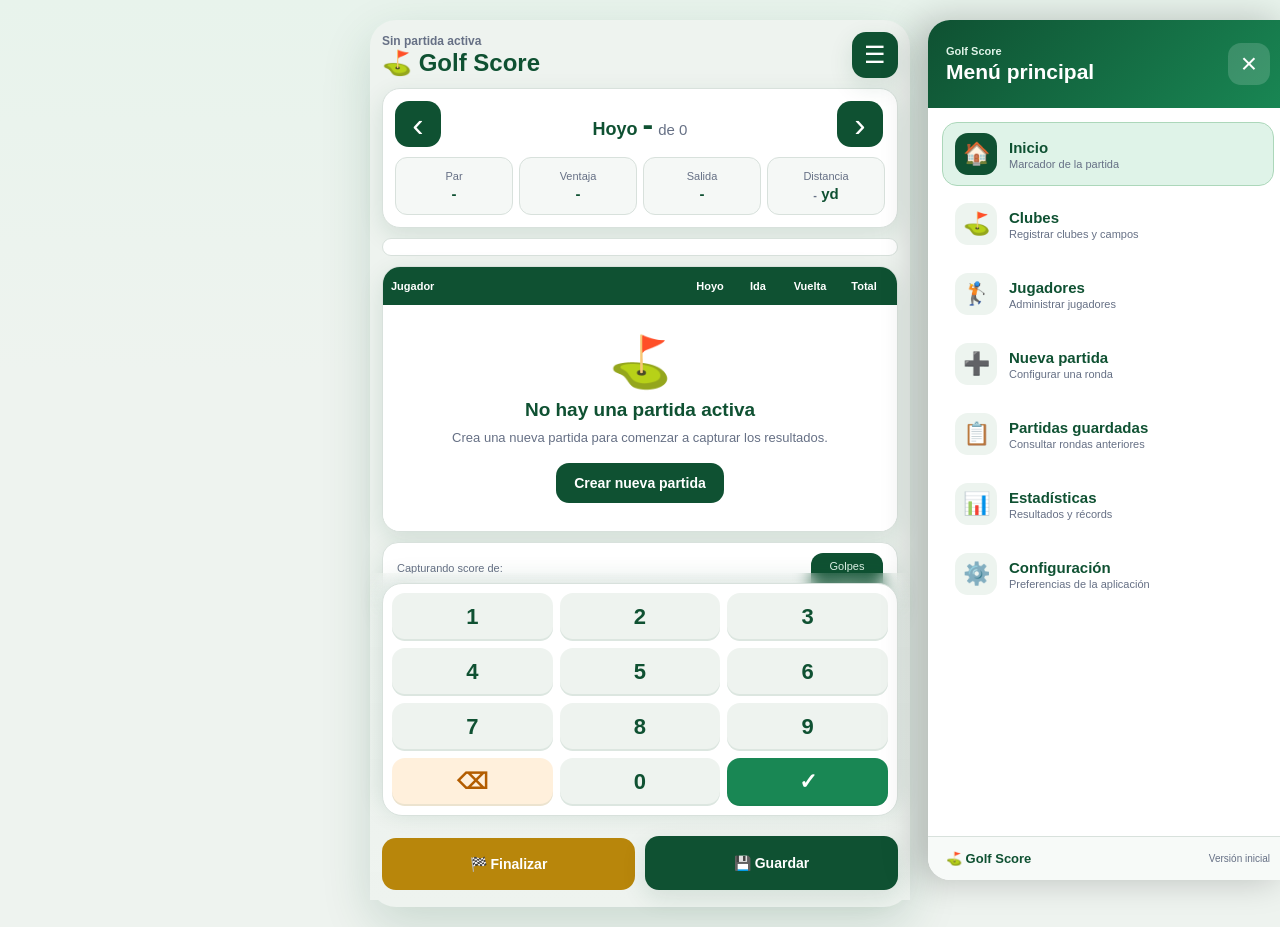
<file: index.html>
<!DOCTYPE html>
<html lang="es">
<head>
  <meta charset="UTF-8" />

  <meta
    name="viewport"
    content="width=device-width, initial-scale=1.0, maximum-scale=1.0, user-scalable=no"
  />

  <meta
    name="theme-color"
    content="#0f5132"
  />

  <title>Golf Score</title>

  <link rel="stylesheet" href="styles.css" />
</head>

<body>

  <div class="app">

    <!-- ENCABEZADO -->
    <header class="encabezadoApp">

      <div>
       <p  id="nombreClubMarcador"
         class="nombreClub"
        >
          Sin partida activa
        </p>

        <h1 id="tituloMarcador">
           ⛳ Golf Score
        </h1>
        
      </div>

      <button
        id="btnMenu"
        class="btnMenu"
        type="button"
        aria-label="Abrir menú"
      >
        ☰
      </button>

    </header>

<!-- MENÚ DESPLEGABLE -->

<div
  id="fondoMenu"
  class="fondoMenu oculto"
></div>

<nav
  id="menuDesplegable"
  class="menuDesplegable"
  aria-hidden="true"
>

  <div class="encabezadoMenu">

    <div>
      <span class="subtituloMenu">Golf Score</span>
      <h2>Menú principal</h2>
    </div>

    <button
      id="btnCerrarMenu"
      class="btnCerrarMenu"
      type="button"
      aria-label="Cerrar menú"
    >
      ×
    </button>

  </div>

  <div class="contenidoMenu">

    <a
      href="index.html"
      class="opcionMenu opcionMenuActiva"
    >
      <span class="iconoOpcionMenu">🏠</span>

      <span class="textoOpcionMenu">
        <strong>Inicio</strong>
        <small>Marcador de la partida</small>
      </span>
    </a>

    <a
      href="club.html"
      class="opcionMenu"
    >
      <span class="iconoOpcionMenu">⛳</span>

      <span class="textoOpcionMenu">
        <strong>Clubes</strong>
        <small>Registrar clubes y campos</small>
      </span>
    </a>

    <a
      href="jugadores.html"
      class="opcionMenu"
    >
      <span class="iconoOpcionMenu">🏌️</span>

      <span class="textoOpcionMenu">
        <strong>Jugadores</strong>
        <small>Administrar jugadores</small>
      </span>
    </a>

    <a
      href="partida.html"
      class="opcionMenu"
    >
      <span class="iconoOpcionMenu">➕</span>

      <span class="textoOpcionMenu">
        <strong>Nueva partida</strong>
        <small>Configurar una ronda</small>
      </span>
    </a>

    <a
      href="partidas.html"
      class="opcionMenu"
    >
      <span class="iconoOpcionMenu">📋</span>

      <span class="textoOpcionMenu">
        <strong>Partidas guardadas</strong>
        <small>Consultar rondas anteriores</small>
      </span>
    </a>

    <a
      href="estadisticas.html"
      class="opcionMenu"
    >
      <span class="iconoOpcionMenu">📊</span>

      <span class="textoOpcionMenu">
        <strong>Estadísticas</strong>
        <small>Resultados y récords</small>
      </span>
    </a>

    <a
      href="configuracion.html"
      class="opcionMenu"
    >
      <span class="iconoOpcionMenu">⚙️</span>

      <span class="textoOpcionMenu">
        <strong>Configuración</strong>
        <small>Preferencias de la aplicación</small>
      </span>
    </a>

  </div>

  <div class="pieMenu">
    <span>⛳ Golf Score</span>
    <small>Versión inicial</small>
  </div>

</nav>

    <!-- INFORMACIÓN DEL HOYO -->
    <section class="tarjetaHoyo">

      <div class="navegacionHoyo">

        <button
          id="btnHoyoAnterior"
          class="btnNavegacion"
          type="button"
          aria-label="Hoyo anterior"
        >
          ‹
        </button>

        <div class="tituloHoyo">

          <span class="etiquetaHoyo">
            Hoyo
          </span>

          <strong id="numeroHoyo">
            1
          </strong>

          <span id="totalHoyos">
            de 18
          </span>

        </div>

        <button
          id="btnHoyoSiguiente"
          class="btnNavegacion"
          type="button"
          aria-label="Hoyo siguiente"
        >
          ›
        </button>

      </div>


      <div class="datosHoyo">

        <div class="datoHoyo">
          <span>Par</span>
          <strong id="parHoyo">4</strong>
        </div>

        <div class="datoHoyo">
          <span>Ventaja</span>
          <strong id="ventajaHoyo">7</strong>
        </div>

        <div class="datoHoyo">
          <span>Salida</span>
          <strong id="salidaHoyo">Blancas</strong>
        </div>

        <div class="datoHoyo">
          <span>Distancia</span>
          <strong>
            <span id="distanciaHoyo">385</span>
            yd
          </strong>
        </div>

      </div>

    </section>


    <!-- PROGRESO DE HOYOS -->
    <section class="progresoHoyos">

      <div
        id="listaHoyos"
        class="listaHoyos"
      >
        <!-- Los 18 botones se crearán desde JavaScript -->
      </div>

    </section>


    <!-- TABLA DE JUGADORES -->
    <main class="contenidoPrincipal">

      <section class="tarjetaJugadores">

        <div class="encabezadosJugadores">

          <span class="columnaJugador">
            Jugador
          </span>

          <span>
            Hoyo
          </span>

          <span>
            Ida
          </span>

          <span>
            Vuelta
          </span>

          <span>
            Total
          </span>

        </div>


        <div
          id="listaJugadores"
          class="listaJugadores"
        >

        </div>

      </section>


      <!-- JUGADOR SELECCIONADO -->
      <section class="jugadorActivo">

        <div>
          <span>Capturando score de:</span>

          <strong id="nombreJugadorActivo">
          </strong>
        </div>

        <div class="scoreCapturado">
          <span>Golpes</span>

          <strong id="numeroCapturado">
            -
          </strong>
        </div>

      </section>

    </main>


    <!-- TECLADO NUMÉRICO -->
    <section class="contenedorTeclado">

      <div
        id="tecladoNumerico"
        class="tecladoNumerico"
      >

        <button
          class="tecla"
          type="button"
          data-numero="1"
        >
          1
        </button>

        <button
          class="tecla"
          type="button"
          data-numero="2"
        >
          2
        </button>

        <button
          class="tecla"
          type="button"
          data-numero="3"
        >
          3
        </button>

        <button
          class="tecla"
          type="button"
          data-numero="4"
        >
          4
        </button>

        <button
          class="tecla"
          type="button"
          data-numero="5"
        >
          5
        </button>

        <button
          class="tecla"
          type="button"
          data-numero="6"
        >
          6
        </button>

        <button
          class="tecla"
          type="button"
          data-numero="7"
        >
          7
        </button>

        <button
          class="tecla"
          type="button"
          data-numero="8"
        >
          8
        </button>

        <button
          class="tecla"
          type="button"
          data-numero="9"
        >
          9
        </button>

        <button
          id="btnBorrar"
          class="tecla teclaAccion"
          type="button"
        >
          ⌫
        </button>

        <button
          class="tecla"
          type="button"
          data-numero="0"
        >
          0
        </button>

        <button
          id="btnConfirmar"
          class="tecla teclaConfirmar"
          type="button"
        >
          ✓
        </button>

      </div>

<div class="accionesPartida">

  <button
    id="btnFinalizarPartida"
    class="btnFinalizarPartida"
    type="button"
  >
    🏁 Finalizar
  </button>

  <button
    id="btnGuardarPartida"
    class="btnGuardarPartida"
    type="button"
  >
    💾 Guardar
  </button>

</div>

    </section>

  </div>


  <!-- MODAL DE PARTIDA GUARDADA -->
  <div
    id="modalGuardado"
    class="modal oculto"
  >

    <div class="contenidoModal">

      <div class="iconoModal">
        ✅
      </div>

      <h2>
        Partida guardada
      </h2>

      <p>
        Los resultados quedaron registrados correctamente.
      </p>

      <button
        id="btnCerrarModal"
        class="btnPrincipal"
        type="button"
      >
        Aceptar
      </button>

    </div>

  </div>

  <!-- Primero se carga club.js -->
<script src="./js/script.js"></script>



</body>
</html>
</file>
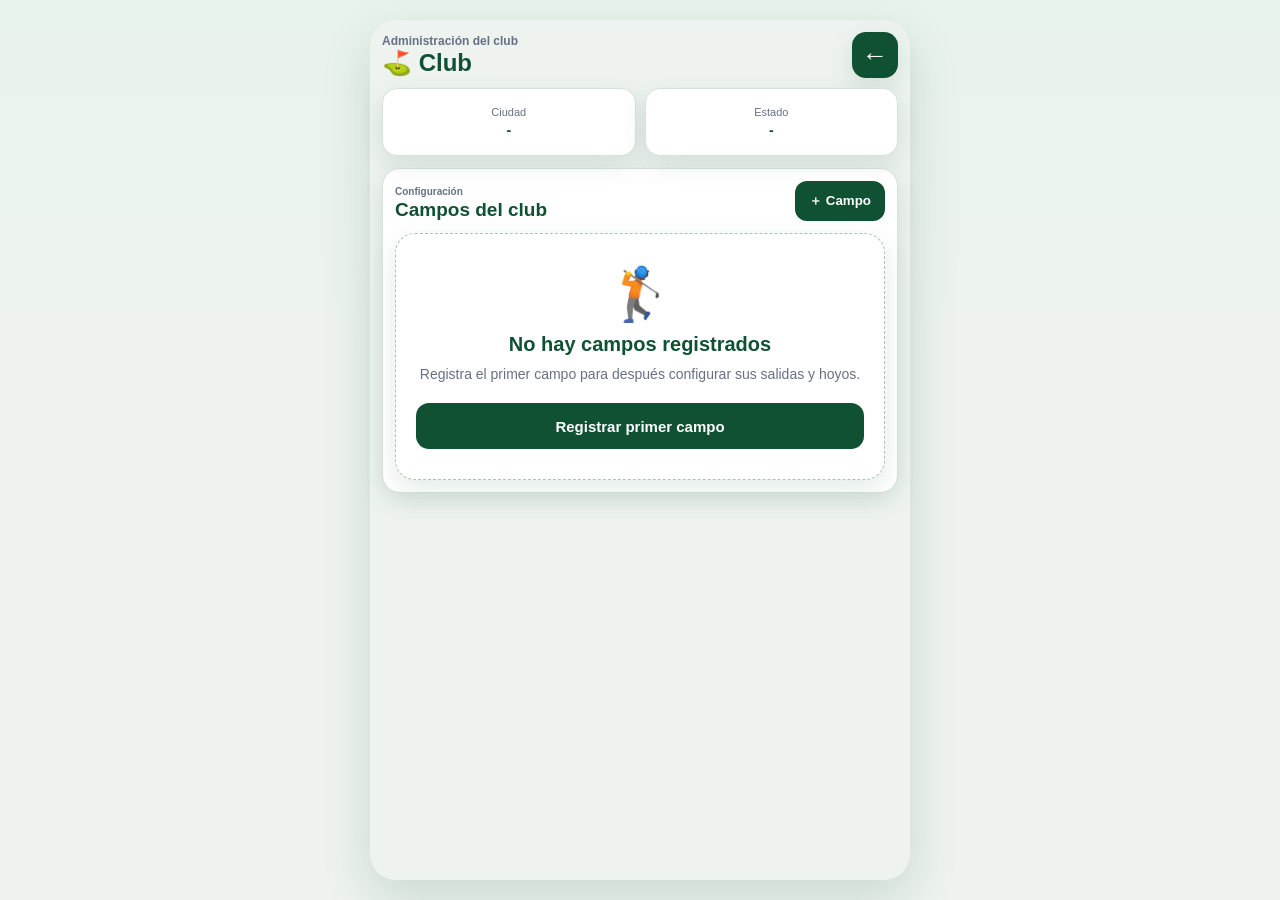
<file: administrar-club.html>
<!DOCTYPE html>
<html lang="es">
<head>
  <meta charset="UTF-8">

  <meta
    name="viewport"
    content="width=device-width, initial-scale=1.0"
  >

  <meta
    name="theme-color"
    content="#0f5132"
  >

  <title>Administrar club</title>

  <link rel="stylesheet" href="styles.css">
</head>

<body>

  <div class="app paginaAdministrarClub">

    <header class="encabezadoApp">

      <div>
        <p class="nombreClub">
          Administración del club
        </p>

        <h1 id="nombreClubAdministrado">
          ⛳ Club
        </h1>
      </div>

      <a
        href="club.html"
        class="btnRegresar"
        aria-label="Regresar a clubes"
      >
        ←
      </a>

    </header>


    <!-- RESUMEN DEL CLUB -->

    <section class="resumenClubAdministrado">

      <div>
        <span>Ciudad</span>
        <strong id="ciudadClubAdministrado">-</strong>
      </div>

      <div>
        <span>Estado</span>
        <strong id="estadoClubAdministrado">-</strong>
      </div>

    </section>


    <!-- CAMPOS -->

    <section class="seccionAdministracion">

      <div class="encabezadoSeccionAdministracion">

        <div>
          <span>Configuración</span>
          <h2>Campos del club</h2>
        </div>

        <button
          id="btnNuevoCampo"
          class="btnAgregarRegistro"
          type="button"
        >
          ＋ Campo
        </button>

      </div>

      <div
        id="listaCampos"
        class="listaCampos"
      >
      </div>

      <div
        id="mensajeSinCampos"
        class="mensajeSinRegistros"
      >
        <div class="iconoSinRegistros">🏌️</div>

        <h2>No hay campos registrados</h2>

        <p>
          Registra el primer campo para después configurar
          sus salidas y hoyos.
        </p>

        <button
          id="btnPrimerCampo"
          class="btnPrincipal"
          type="button"
        >
          Registrar primer campo
        </button>
      </div>

    </section>

  </div>


  <!-- MODAL CAMPO -->

  <div
    id="modalCampo"
    class="modal oculto"
  >

    <div class="contenidoModal contenidoModalFormulario">

      <div class="encabezadoModal">

        <div>
          <p class="subtituloModal">
            Configuración
          </p>

          <h2 id="tituloModalCampo">
            Registrar campo
          </h2>
        </div>

        <button
          id="btnCerrarModalCampo"
          class="btnCerrarModal"
          type="button"
        >
          ×
        </button>

      </div>


      <form id="formularioCampo">

        <input
          id="campoId"
          type="hidden"
        >


        <div class="grupoFormulario">

          <label for="nombreCampo">
            Nombre del campo
          </label>

          <input
            id="nombreCampo"
            type="text"
            placeholder="Ejemplo: Campo Principal"
            maxlength="80"
            required
          >

        </div>


        <div class="grupoFormulario">

          <label for="totalHoyosCampo">
            Número de hoyos
          </label>

          <select
            id="totalHoyosCampo"
            required
          >
            <option value="9">9 hoyos</option>
            <option value="18" selected>18 hoyos</option>
          </select>

        </div>


        <div class="grupoFormulario">

          <label for="descripcionCampo">
            Descripción
            <span class="campoOpcional">Opcional</span>
          </label>

          <textarea
            id="descripcionCampo"
            rows="3"
            maxlength="200"
            placeholder="Información adicional del campo"
          ></textarea>

        </div>


        <label class="controlActivo">

          <input
            id="campoActivo"
            type="checkbox"
            checked
          >

          <span class="interruptor"></span>

          <span class="textoControlActivo">
            Campo activo
          </span>

        </label>


        <p
          id="mensajeErrorCampo"
          class="mensajeError oculto"
        ></p>


        <div class="accionesFormulario">

          <button
            id="btnCancelarCampo"
            class="btnSecundario"
            type="button"
          >
            Cancelar
          </button>

          <button
            class="btnPrincipal"
            type="submit"
          >
            💾 Guardar campo
          </button>

        </div>

      </form>

    </div>

  </div>


  <div
    id="notificacionCampo"
    class="notificacion oculto"
  ></div>


  <script src="./js/club.js"></script>
  <script src="./js/administrar-club.js"></script>

</body>
</html>
</file>
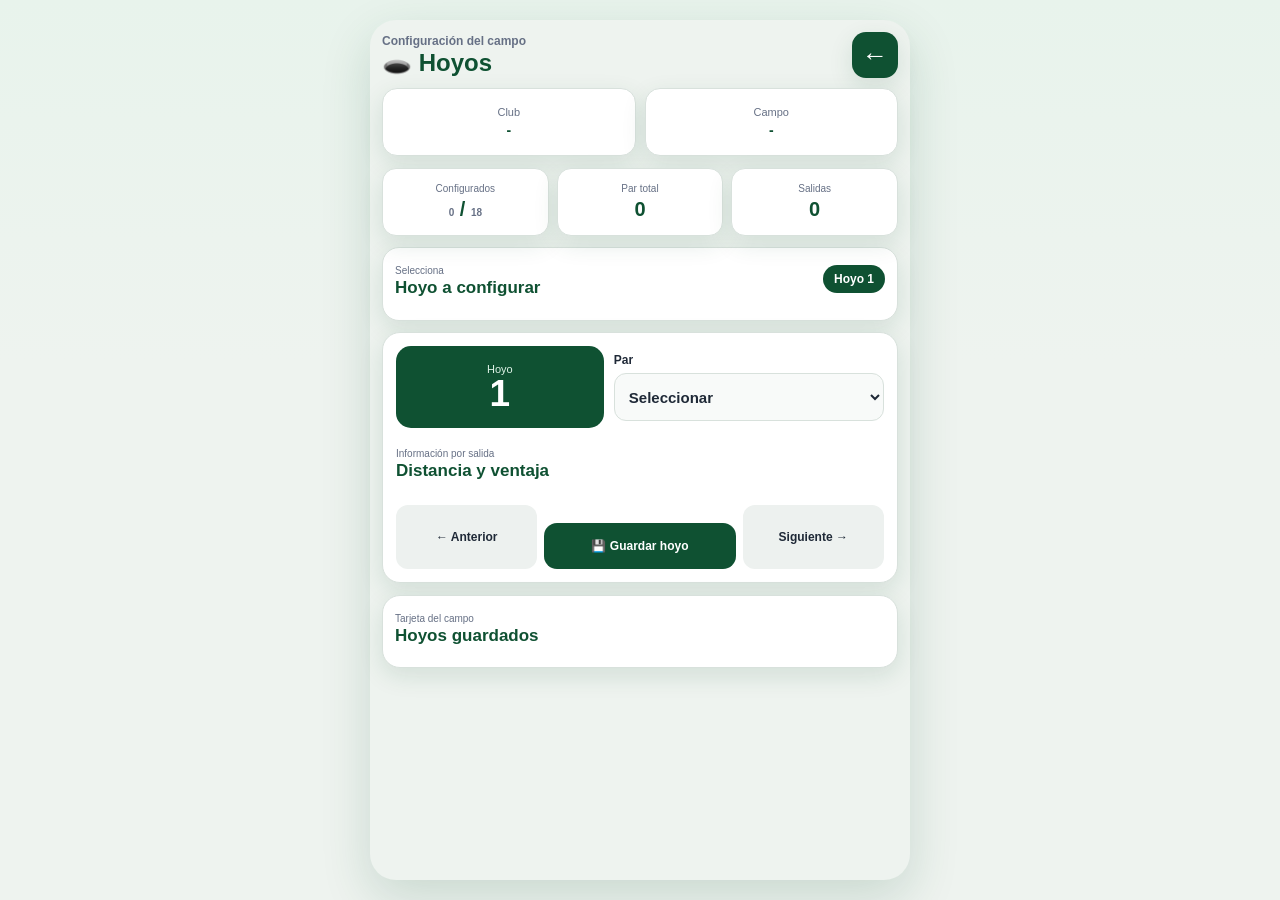
<file: hoyos.html>
<!DOCTYPE html>
<html lang="es">
<head>
  <meta charset="UTF-8">

  <meta
    name="viewport"
    content="width=device-width, initial-scale=1.0"
  >

  <meta
    name="theme-color"
    content="#0f5132"
  >

  <title>Configuración de hoyos</title>

  <link rel="stylesheet" href="styles.css">
</head>

<body>

  <div class="app paginaHoyos">

    <!-- ENCABEZADO -->

    <header class="encabezadoApp">

      <div>
        <p class="nombreClub">
          Configuración del campo
        </p>

        <h1 id="tituloPaginaHoyos">
          🕳️ Hoyos
        </h1>
      </div>

      <a
        href="administrar-club.html"
        class="btnRegresar"
        aria-label="Regresar"
      >
        ←
      </a>

    </header>


    <!-- INFORMACIÓN DEL CLUB Y CAMPO -->

    <section class="resumenClubAdministrado">

      <div>
        <span>Club</span>

        <strong id="nombreClubHoyos">
          -
        </strong>
      </div>

      <div>
        <span>Campo</span>

        <strong id="nombreCampoHoyos">
          -
        </strong>
      </div>

    </section>


    <!-- AVANCE DE CONFIGURACIÓN -->

    <section class="resumenConfiguracionHoyos">

      <div>
        <span>Configurados</span>

        <strong>
          <span id="hoyosConfigurados">0</span>
          /
          <span id="cantidadTotalHoyos">18</span>
        </strong>
      </div>

      <div>
        <span>Par total</span>

        <strong id="parTotalCampo">
          0
        </strong>
      </div>

      <div>
        <span>Salidas</span>

        <strong id="cantidadSalidasHoyos">
          0
        </strong>
      </div>

    </section>


    <!-- SELECTOR DE HOYOS -->

    <section class="selectorHoyosConfiguracion">

      <div class="encabezadoSelectorHoyos">

        <div>
          <span>Selecciona</span>
          <h2>Hoyo a configurar</h2>
        </div>

        <strong id="indicadorHoyoActual">
          Hoyo 1
        </strong>

      </div>

      <div
        id="listaBotonesHoyos"
        class="listaBotonesHoyos"
      >
        <!-- Se generan desde JavaScript -->
      </div>

    </section>


    <!-- FORMULARIO DEL HOYO -->

    <main class="tarjetaConfiguracionHoyo">

      <form id="formularioHoyo">

        <input
          id="numeroHoyoConfigurado"
          type="hidden"
          value="1"
        >


        <div class="encabezadoFormularioHoyo">

          <div class="numeroGrandeHoyo">
            <span>Hoyo</span>

            <strong id="numeroHoyoVisible">
              1
            </strong>
          </div>


          <div class="grupoParHoyo">

            <label for="parHoyoInput">
              Par
            </label>

            <select
              id="parHoyoInput"
              required
            >
              <option value="">Seleccionar</option>
              <option value="3">Par 3</option>
              <option value="4">Par 4</option>
              <option value="5">Par 5</option>
              <option value="6">Par 6</option>
            </select>

          </div>

        </div>


        <!-- DATOS POR SALIDA -->

        <section class="seccionDatosSalidasHoyo">

          <div class="tituloDatosSalidas">

            <div>
              <span>Información por salida</span>
              <h2>Distancia y ventaja</h2>
            </div>

          </div>


          <div
            id="contenedorSalidasHoyo"
            class="contenedorSalidasHoyo"
          >
            <!-- Se genera desde JavaScript -->
          </div>


          <div
            id="mensajeSinSalidasHoyo"
            class="mensajeSinSalidasHoyo oculto"
          >
            <p>
              ⚠️ Primero debes registrar las salidas del campo.
            </p>

            <a
              href="salidas.html"
              class="btnIrSalidas"
            >
              Registrar salidas
            </a>
          </div>

        </section>


        <p
          id="mensajeErrorHoyo"
          class="mensajeError oculto"
        ></p>


        <!-- NAVEGACIÓN Y GUARDADO -->

        <div class="accionesHoyo">

          <button
            id="btnHoyoAnteriorConfiguracion"
            class="btnSecundario"
            type="button"
          >
            ← Anterior
          </button>

          <button
            id="btnGuardarHoyo"
            class="btnPrincipal"
            type="submit"
          >
            💾 Guardar hoyo
          </button>

          <button
            id="btnHoyoSiguienteConfiguracion"
            class="btnSecundario"
            type="button"
          >
            Siguiente →
          </button>

        </div>

      </form>

    </main>


    <!-- RESUMEN DE HOYOS -->

    <section class="resumenHoyosGuardados">

      <div class="encabezadoResumenHoyos">

        <div>
          <span>Tarjeta del campo</span>
          <h2>Hoyos guardados</h2>
        </div>

      </div>

      <div
        id="tablaResumenHoyos"
        class="tablaResumenHoyos"
      >
        <!-- Se genera desde JavaScript -->
      </div>

    </section>

  </div>


  <!-- NOTIFICACIÓN -->

  <div
    id="notificacionHoyo"
    class="notificacion oculto"
  ></div>


  <script src="./js/club.js"></script>
  <script src="./js/hoyos.js"></script>

</body>
</html>
</file>
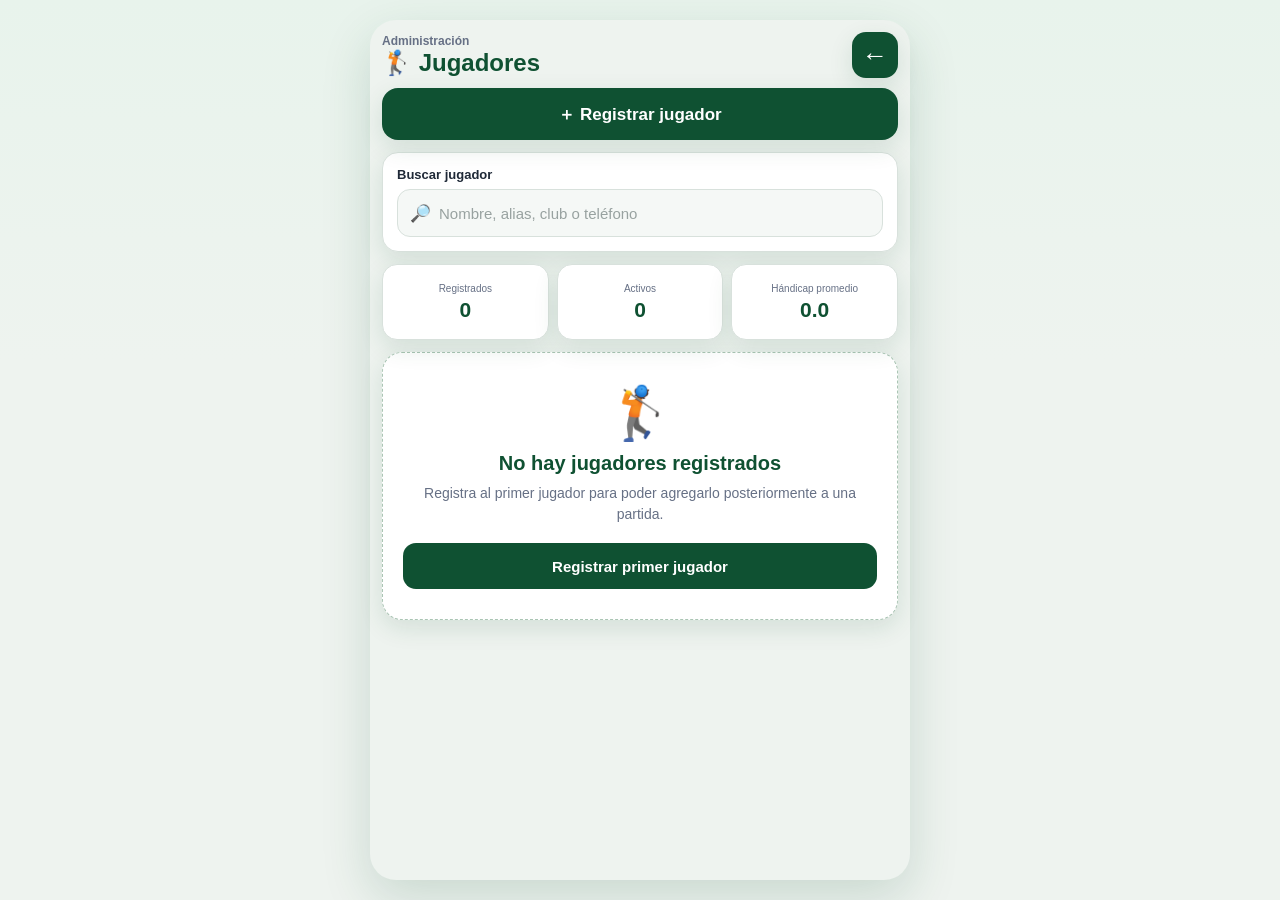
<file: jugadores.html>
<!DOCTYPE html>
<html lang="es">
<head>
  <meta charset="UTF-8">

  <meta
    name="viewport"
    content="width=device-width, initial-scale=1.0"
  >

  <meta
    name="theme-color"
    content="#0f5132"
  >

  <title>Administración de jugadores</title>

  <link rel="stylesheet" href="styles.css">
</head>

<body>

  <div class="app paginaJugadores">

    <!-- ENCABEZADO -->

    <header class="encabezadoApp">

      <div>
        <p class="nombreClub">
          Administración
        </p>

        <h1>
          🏌️ Jugadores
        </h1>
      </div>

      <a
        href="index.html"
        class="btnRegresar"
        aria-label="Regresar al inicio"
      >
        ←
      </a>

    </header>


    <!-- NUEVO JUGADOR -->

    <section class="accionesClubes">

      <button
        id="btnNuevoJugador"
        class="btnNuevoClub"
        type="button"
      >
        ＋ Registrar jugador
      </button>

    </section>


    <!-- BUSCADOR -->

    <section class="buscadorClubes">

      <label for="buscarJugador">
        Buscar jugador
      </label>

      <div class="campoBusqueda">

        <span>🔎</span>

        <input
          id="buscarJugador"
          type="search"
          placeholder="Nombre, alias, club o teléfono"
          autocomplete="off"
        >

      </div>

    </section>


    <!-- CONTADORES -->

    <section class="resumenJugadores">

      <div>
        <span>Registrados</span>
        <strong id="cantidadJugadores">0</strong>
      </div>

      <div>
        <span>Activos</span>
        <strong id="cantidadJugadoresActivos">0</strong>
      </div>

      <div>
        <span>Hándicap promedio</span>
        <strong id="handicapPromedio">0.0</strong>
      </div>

    </section>


    <!-- LISTADO -->

    <main class="contenidoJugadores">

      <div
        id="listaJugadoresRegistrados"
        class="listaJugadoresRegistrados"
      >
      </div>


      <section
        id="mensajeSinJugadores"
        class="mensajeSinRegistros"
      >

        <div class="iconoSinRegistros">
          🏌️
        </div>

        <h2>
          No hay jugadores registrados
        </h2>

        <p>
          Registra al primer jugador para poder agregarlo
          posteriormente a una partida.
        </p>

        <button
          id="btnPrimerJugador"
          class="btnPrincipal"
          type="button"
        >
          Registrar primer jugador
        </button>

      </section>

    </main>

  </div>


  <!-- MODAL REGISTRAR / EDITAR JUGADOR -->

  <div
    id="modalJugador"
    class="modal oculto"
  >

    <div class="contenidoModal contenidoModalFormulario">

      <div class="encabezadoModal">

        <div>
          <p class="subtituloModal">
            Administración
          </p>

          <h2 id="tituloModalJugador">
            Registrar jugador
          </h2>
        </div>

        <button
          id="btnCerrarModalJugador"
          class="btnCerrarModal"
          type="button"
          aria-label="Cerrar"
        >
          ×
        </button>

      </div>


      <form id="formularioJugador">

        <input
          id="jugadorId"
          type="hidden"
        >


        <!-- NOMBRE -->

        <div class="grupoFormulario">

          <label for="nombreJugador">
            Nombre completo
          </label>

          <input
            id="nombreJugador"
            type="text"
            placeholder="Ejemplo: Juan Manuel Rodríguez"
            maxlength="100"
            autocomplete="name"
            required
          >

        </div>


        <!-- ALIAS -->

        <div class="grupoFormulario">

          <label for="aliasJugador">
            Alias
          </label>

          <input
            id="aliasJugador"
            type="text"
            placeholder="Ejemplo: JuanMR"
            maxlength="20"
            required
          >

          <small class="ayudaFormulario">
            Será el nombre corto que aparecerá en el marcador.
          </small>

        </div>


        <!-- CORREO -->

        <div class="grupoFormulario">

          <label for="correoJugador">
            Correo electrónico

            <span class="campoOpcional">
              Opcional
            </span>
          </label>

          <input
            id="correoJugador"
            type="email"
            placeholder="jugador@correo.com"
            maxlength="100"
            autocomplete="email"
          >

        </div>


        <!-- TELÉFONO -->

        <div class="grupoFormulario">

          <label for="telefonoJugador">
            Teléfono

            <span class="campoOpcional">
              Opcional
            </span>
          </label>

          <input
            id="telefonoJugador"
            type="tel"
            placeholder="844 000 0000"
            maxlength="25"
            autocomplete="tel"
          >

        </div>


        <!-- HÁNDICAP Y CATEGORÍA -->

        <div class="filaFormularioDoble">

          <div class="grupoFormulario">

            <label for="handicapJugador">
              Hándicap
            </label>

            <input
              id="handicapJugador"
              type="number"
              min="-10"
              max="54"
              step="0.1"
              placeholder="18.0"
              inputmode="decimal"
              required
            >

          </div>


          <div class="grupoFormulario">

            <label for="categoriaJugador">
              Categoría
            </label>

            <select
              id="categoriaJugador"
              required
            >
              <option value="">
                Seleccionar
              </option>

              <option value="Campeonato">
                Campeonato
              </option>

              <option value="Primera">
                Primera
              </option>

              <option value="Segunda">
                Segunda
              </option>

              <option value="Tercera">
                Tercera
              </option>

              <option value="Senior">
                Senior
              </option>

              <option value="Damas">
                Damas
              </option>

              <option value="Juvenil">
                Juvenil
              </option>

              <option value="Infantil">
                Infantil
              </option>

              <option value="Principiante">
                Principiante
              </option>
            </select>

          </div>

        </div>


        <!-- CLUB -->

        <div class="grupoFormulario">

          <label for="clubJugador">
            Club de origen
          </label>

          <select
            id="clubJugador"
            required
          >
            <option value="">
              Selecciona un club
            </option>
          </select>

        </div>


        <!-- CAMPO -->

        <div class="grupoFormulario">

          <label for="campoJugador">
            Campo habitual
          </label>

          <select
            id="campoJugador"
            required
            disabled
          >
            <option value="">
              Primero selecciona un club
            </option>
          </select>

        </div>


        <!-- SALIDA -->

        <div class="grupoFormulario">

          <label for="salidaPreferidaJugador">
            Salida preferida
          </label>

          <select
            id="salidaPreferidaJugador"
            required
            disabled
          >
            <option value="">
              Primero selecciona un campo
            </option>
          </select>

        </div>


        <!-- ACTIVO -->

        <label class="controlActivo">

          <input
            id="jugadorActivo"
            type="checkbox"
            checked
          >

          <span class="interruptor"></span>

          <span class="textoControlActivo">
            Jugador activo
          </span>

        </label>


        <!-- ERROR -->

        <p
          id="mensajeErrorJugador"
          class="mensajeError oculto"
        ></p>


        <!-- BOTONES -->

        <div class="accionesFormulario">

          <button
            id="btnCancelarJugador"
            class="btnSecundario"
            type="button"
          >
            Cancelar
          </button>

          <button
            class="btnPrincipal"
            type="submit"
          >
            💾 Guardar jugador
          </button>

        </div>

      </form>

    </div>

  </div>


  <!-- MODAL ELIMINAR -->

  <div
    id="modalEliminarJugador"
    class="modal oculto"
  >

    <div class="contenidoModal">

      <div class="iconoModal iconoAdvertencia">
        ⚠️
      </div>

      <h2>
        Eliminar jugador
      </h2>

      <p>
        ¿Seguro que deseas eliminar a
        <strong id="nombreJugadorEliminar"></strong>?
      </p>

      <p class="advertenciaEliminar">
        Las partidas históricas deberán conservar el nombre
        registrado al momento en que fueron jugadas.
      </p>

      <div class="accionesFormulario">

        <button
          id="btnCancelarEliminarJugador"
          class="btnSecundario"
          type="button"
        >
          Cancelar
        </button>

        <button
          id="btnConfirmarEliminarJugador"
          class="btnPeligro"
          type="button"
        >
          Eliminar
        </button>

      </div>

    </div>

  </div>


  <!-- NOTIFICACIÓN -->

  <div
    id="notificacionJugador"
    class="notificacion oculto"
  ></div>


  <script src="./js/club.js"></script>
  <script src="./js/jugadores.js"></script>

</body>
</html>
</file>
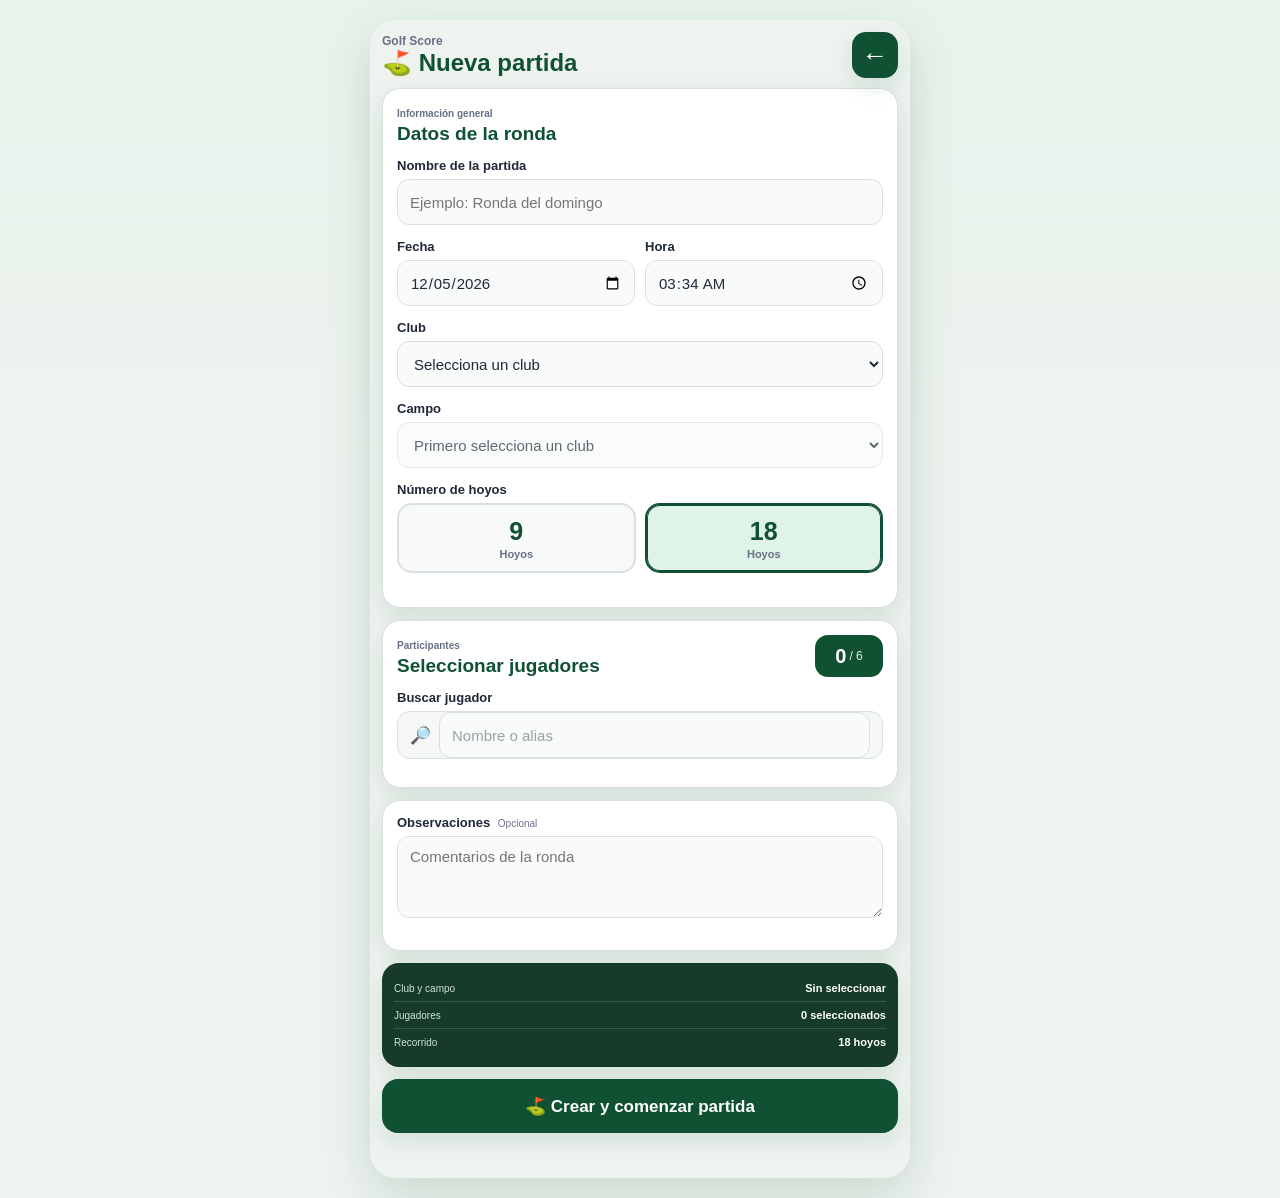
<file: partida.html>
<!DOCTYPE html>
<html lang="es">
<head>
  <meta charset="UTF-8">

  <meta
    name="viewport"
    content="width=device-width, initial-scale=1.0"
  >

  <meta
    name="theme-color"
    content="#0f5132"
  >

  <title>Nueva partida</title>

  <link rel="stylesheet" href="styles.css">
</head>

<body>

  <div class="app paginaNuevaPartida">

    <!-- ENCABEZADO -->

    <header class="encabezadoApp">

      <div>
        <p class="nombreClub">
          Golf Score
        </p>

        <h1>
          ⛳ Nueva partida
        </h1>
      </div>

      <a
        href="index.html"
        class="btnRegresar"
        aria-label="Regresar al inicio"
      >
        ←
      </a>

    </header>


    <form id="formularioNuevaPartida">

      <!-- INFORMACIÓN GENERAL -->

      <section class="tarjetaConfiguracionPartida">

        <div class="tituloSeccionPartida">
          <span>Información general</span>
          <h2>Datos de la ronda</h2>
        </div>


        <div class="grupoFormulario">

          <label for="nombrePartida">
            Nombre de la partida
          </label>

          <input
            id="nombrePartida"
            type="text"
            placeholder="Ejemplo: Ronda del domingo"
            maxlength="80"
            required
          >

        </div>


        <div class="filaFormularioDoble">

          <div class="grupoFormulario">

            <label for="fechaPartida">
              Fecha
            </label>

            <input
              id="fechaPartida"
              type="date"
              required
            >

          </div>


          <div class="grupoFormulario">

            <label for="horaPartida">
              Hora
            </label>

            <input
              id="horaPartida"
              type="time"
              required
            >

          </div>

        </div>


        <div class="grupoFormulario">

          <label for="clubPartida">
            Club
          </label>

          <select
            id="clubPartida"
            required
          >
            <option value="">
              Selecciona un club
            </option>
          </select>

        </div>


        <div class="grupoFormulario">

          <label for="campoPartida">
            Campo
          </label>

          <select
            id="campoPartida"
            disabled
            required
          >
            <option value="">
              Primero selecciona un club
            </option>
          </select>

        </div>


        <div class="grupoFormulario">

          <label>
            Número de hoyos
          </label>

          <div class="selectorCantidadHoyos">

            <label class="opcionCantidadHoyos">

              <input
                type="radio"
                name="cantidadHoyos"
                value="9"
              >

              <span>
                <strong>9</strong>
                <small>Hoyos</small>
              </span>

            </label>


            <label class="opcionCantidadHoyos">

              <input
                type="radio"
                name="cantidadHoyos"
                value="18"
                checked
              >

              <span>
                <strong>18</strong>
                <small>Hoyos</small>
              </span>

            </label>

          </div>

        </div>


        <div
          id="grupoRecorrido9Hoyos"
          class="grupoFormulario oculto"
        >

          <label for="recorridoPartida">
            Recorrido
          </label>

          <select id="recorridoPartida">

            <option value="ida">
              Primera vuelta · Hoyos 1 al 9
            </option>

            <option value="vuelta">
              Segunda vuelta · Hoyos 10 al 18
            </option>

          </select>

        </div>


        <div
          id="resumenCampoPartida"
          class="resumenCampoPartida oculto"
        >

          <div>
            <span>Hoyos configurados</span>
            <strong id="hoyosConfiguradosPartida">0</strong>
          </div>

          <div>
            <span>Par total</span>
            <strong id="parCampoPartida">0</strong>
          </div>

          <div>
            <span>Salidas</span>
            <strong id="salidasCampoPartida">0</strong>
          </div>

        </div>

      </section>


      <!-- SELECCIÓN DE JUGADORES -->

      <section class="tarjetaConfiguracionPartida">

        <div class="encabezadoJugadoresPartida">

          <div class="tituloSeccionPartida">
            <span>Participantes</span>
            <h2>Seleccionar jugadores</h2>
          </div>

          <div class="contadorSeleccionados">
            <strong id="cantidadJugadoresSeleccionados">
              0
            </strong>

            <span>/ 6</span>
          </div>

        </div>


        <div class="grupoFormulario">

          <label for="buscarJugadorPartida">
            Buscar jugador
          </label>

          <div class="campoBusqueda">

            <span>🔎</span>

            <input
              id="buscarJugadorPartida"
              type="search"
              placeholder="Nombre o alias"
              autocomplete="off"
            >

          </div>

        </div>


        <div
          id="listaJugadoresPartida"
          class="listaJugadoresPartida"
        >
        </div>


        <div
          id="mensajeSinJugadoresPartida"
          class="mensajePartidaVacio oculto"
        >
          No hay jugadores activos disponibles.
        </div>

      </section>


      <!-- JUGADORES ELEGIDOS -->

      <section
        id="seccionJugadoresElegidos"
        class="tarjetaConfiguracionPartida oculto"
      >

        <div class="tituloSeccionPartida">
          <span>Configuración individual</span>
          <h2>Jugadores de la ronda</h2>
        </div>

        <p class="explicacionPartida">
          Puedes cambiar la salida preferida de cada jugador
          solamente para esta partida.
        </p>


        <div
          id="listaJugadoresElegidos"
          class="listaJugadoresElegidos"
        >
        </div>

      </section>


      <!-- OBSERVACIONES -->

      <section class="tarjetaConfiguracionPartida">

        <div class="grupoFormulario">

          <label for="observacionesPartida">
            Observaciones

            <span class="campoOpcional">
              Opcional
            </span>
          </label>

          <textarea
            id="observacionesPartida"
            rows="3"
            maxlength="300"
            placeholder="Comentarios de la ronda"
          ></textarea>

        </div>

      </section>


      <!-- MENSAJE ERROR -->

      <p
        id="mensajeErrorPartida"
        class="mensajeError oculto"
      ></p>


      <!-- RESUMEN FINAL -->

      <section class="resumenFinalPartida">

        <div>
          <span>Club y campo</span>

          <strong id="resumenClubCampoPartida">
            Sin seleccionar
          </strong>
        </div>

        <div>
          <span>Jugadores</span>

          <strong id="resumenJugadoresPartida">
            0 seleccionados
          </strong>
        </div>

        <div>
          <span>Recorrido</span>

          <strong id="resumenRecorridoPartida">
            18 hoyos
          </strong>
        </div>

      </section>


      <button
        id="btnCrearPartida"
        class="btnCrearPartida"
        type="submit"
      >
        ⛳ Crear y comenzar partida
      </button>

    </form>

  </div>


  <!-- MODAL DE CONFIRMACIÓN -->

  <div
    id="modalPartidaCreada"
    class="modal oculto"
  >

    <div class="contenidoModal">

      <div class="iconoModal">
        ✅
      </div>

      <h2>
        Partida creada
      </h2>

      <p>
        La ronda quedó preparada correctamente.
      </p>

      <button
        id="btnIrMarcador"
        class="btnPrincipal"
        type="button"
      >
        Ir al marcador
      </button>

    </div>

  </div>


  <div
    id="notificacionPartida"
    class="notificacion oculto"
  ></div>


  <script src="./js/club.js"></script>
  <script src="./js/jugadores.js"></script>
  <script src="./js/partida.js"></script>

</body>
</html>
</file>
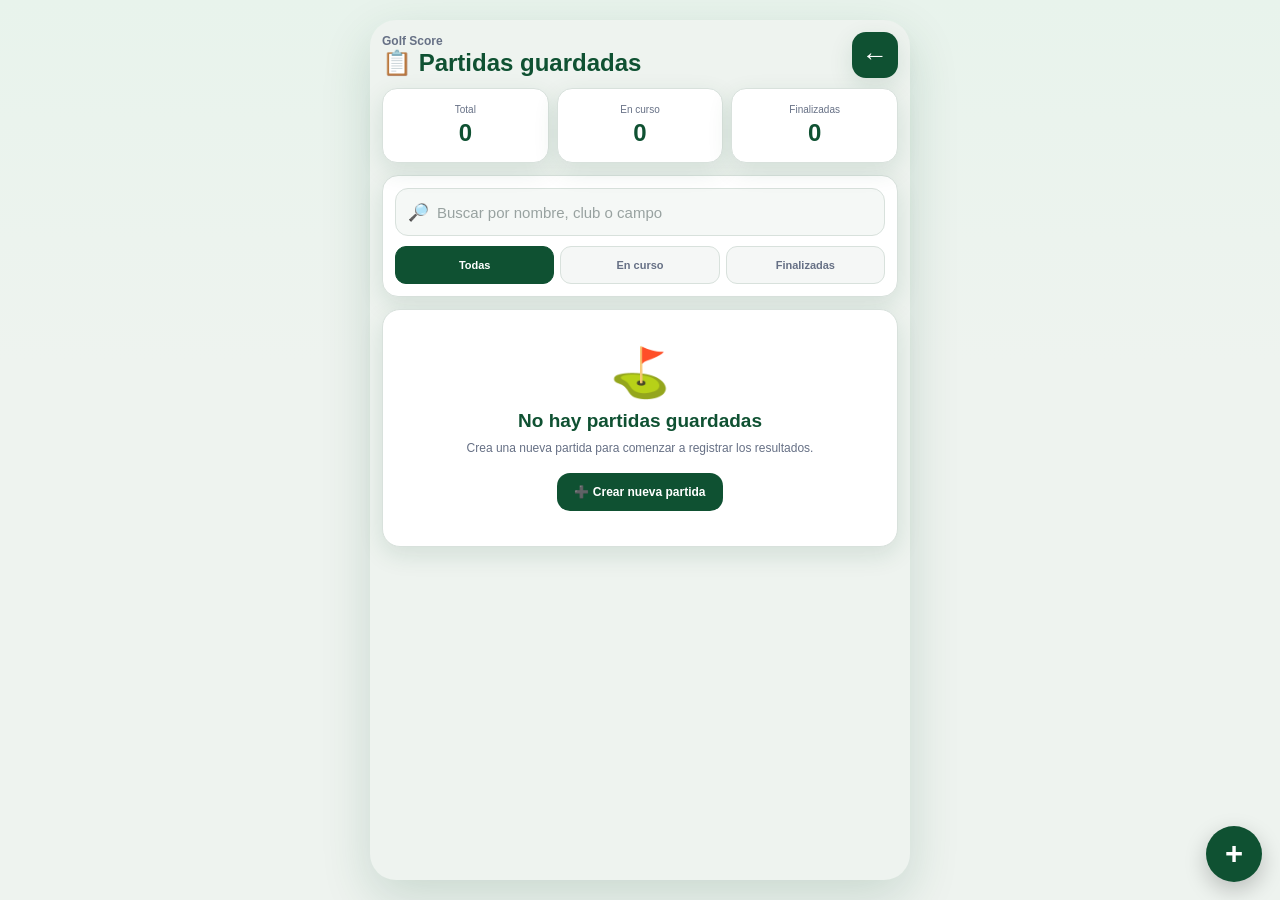
<file: partidas.html>
<!DOCTYPE html>
<html lang="es">
<head>
  <meta charset="UTF-8">

  <meta
    name="viewport"
    content="width=device-width, initial-scale=1.0"
  >

  <meta
    name="theme-color"
    content="#0f5132"
  >

  <title>Partidas guardadas</title>

  <link rel="stylesheet" href="styles.css">
</head>

<body>

  <div class="app paginaPartidas">

    <!-- ENCABEZADO -->

    <header class="encabezadoApp">

      <div>
        <p class="nombreClub">
          Golf Score
        </p>

        <h1>
          📋 Partidas guardadas
        </h1>
      </div>

      <a
        href="index.html"
        class="btnRegresar"
        aria-label="Regresar al marcador"
      >
        ←
      </a>

    </header>


    <!-- RESUMEN -->

    <section class="resumenPartidas">

      <article class="tarjetaResumenPartida">
        <span>Total</span>
        <strong id="totalPartidas">0</strong>
      </article>

      <article class="tarjetaResumenPartida">
        <span>En curso</span>
        <strong id="partidasEnCurso">0</strong>
      </article>

      <article class="tarjetaResumenPartida">
        <span>Finalizadas</span>
        <strong id="partidasFinalizadas">0</strong>
      </article>

    </section>


    <!-- BUSCADOR Y FILTROS -->

    <section class="panelFiltrosPartidas">

      <div class="campoBusqueda">

        <span>🔎</span>

        <input
          id="buscarPartida"
          type="search"
          placeholder="Buscar por nombre, club o campo"
          autocomplete="off"
        >

      </div>


      <div class="filtrosEstadoPartida">

        <button
          class="btnFiltroPartida activo"
          type="button"
          data-estado="todas"
        >
          Todas
        </button>

        <button
          class="btnFiltroPartida"
          type="button"
          data-estado="en_curso"
        >
          En curso
        </button>

        <button
          class="btnFiltroPartida"
          type="button"
          data-estado="finalizada"
        >
          Finalizadas
        </button>

      </div>

    </section>


    <!-- LISTA -->

    <main>

      <section
        id="listaPartidas"
        class="listaPartidas"
      >
      </section>


      <section
        id="mensajeSinPartidas"
        class="mensajeSinPartidas oculto"
      >

        <div class="iconoSinPartidas">
          ⛳
        </div>

        <h2>
          No hay partidas guardadas
        </h2>

        <p>
          Crea una nueva partida para comenzar
          a registrar los resultados.
        </p>

        <a
          href="partida.html"
          class="btnNuevaPartidaVacia"
        >
          ➕ Crear nueva partida
        </a>

      </section>

    </main>


    <!-- BOTÓN NUEVA PARTIDA -->

    <a
      href="partida.html"
      class="btnFlotanteNuevaPartida"
      aria-label="Crear nueva partida"
    >
      +
    </a>

  </div>


  <!-- MODAL ELIMINAR -->

  <div
    id="modalEliminarPartida"
    class="modal oculto"
  >

    <div class="contenidoModal">

      <div class="iconoModal">
        🗑️
      </div>

      <h2>
        Eliminar partida
      </h2>

      <p id="mensajeEliminarPartida">
        ¿Deseas eliminar esta partida?
      </p>

      <div class="accionesModalPartida">

        <button
          id="btnCancelarEliminarPartida"
          class="btnSecundario"
          type="button"
        >
          Cancelar
        </button>

        <button
          id="btnConfirmarEliminarPartida"
          class="btnEliminar"
          type="button"
        >
          Eliminar
        </button>

      </div>

    </div>

  </div>


  <!-- NOTIFICACIÓN -->

  <div
    id="notificacionPartidas"
    class="notificacion oculto"
  ></div>

<!-- MODAL DETALLE DE PARTIDA -->

<div
  id="modalDetallePartida"
  class="modal oculto"
>

  <div class="contenidoModal detallePartidaModal">

    <div class="encabezadoDetallePartida">

      <div>
        <span class="subtituloDetallePartida">
          Resultados
        </span>

        <h2 id="tituloDetallePartida">
          Detalle de la partida
        </h2>

        <p id="campoDetallePartida">
          Club · Campo
        </p>
      </div>

      <button
        id="btnCerrarDetallePartida"
        class="btnCerrarDetallePartida"
        type="button"
        aria-label="Cerrar detalle"
      >
        ×
      </button>

    </div>


    <div class="datosGeneralesDetalle">

      <div>
        <span>Fecha</span>
        <strong id="fechaDetallePartida">-</strong>
      </div>

      <div>
        <span>Estado</span>
        <strong id="estadoDetallePartida">-</strong>
      </div>

      <div>
        <span>Hoyos</span>
        <strong id="hoyosDetallePartida">-</strong>
      </div>

      <div>
        <span>Progreso</span>
        <strong id="progresoDetallePartida">-</strong>
      </div>

      

    </div>


    <div class="contenedorTablaDetallePartida">

      <table class="tablaDetallePartida">

        <thead id="encabezadoTablaDetallePartida">
        </thead>

        <tbody id="cuerpoTablaDetallePartida">
        </tbody>

      </table>

    </div>

    <div class="accionesDetallePartida">

  <button
    id="btnCompartirDetallePartida"
    class="btnCompartirDetallePartida"
    type="button"
  >
    📤 Compartir detalle
  </button>

  <button
    id="btnCerrarDetalleInferior"
    class="btnPrincipal btnCerrarDetalleInferior"
    type="button"
  >
    Cerrar
  </button>

</div>

  </div>

</div>

  <script src="./js/partidas.js"></script>

</body>
</html>
</file>
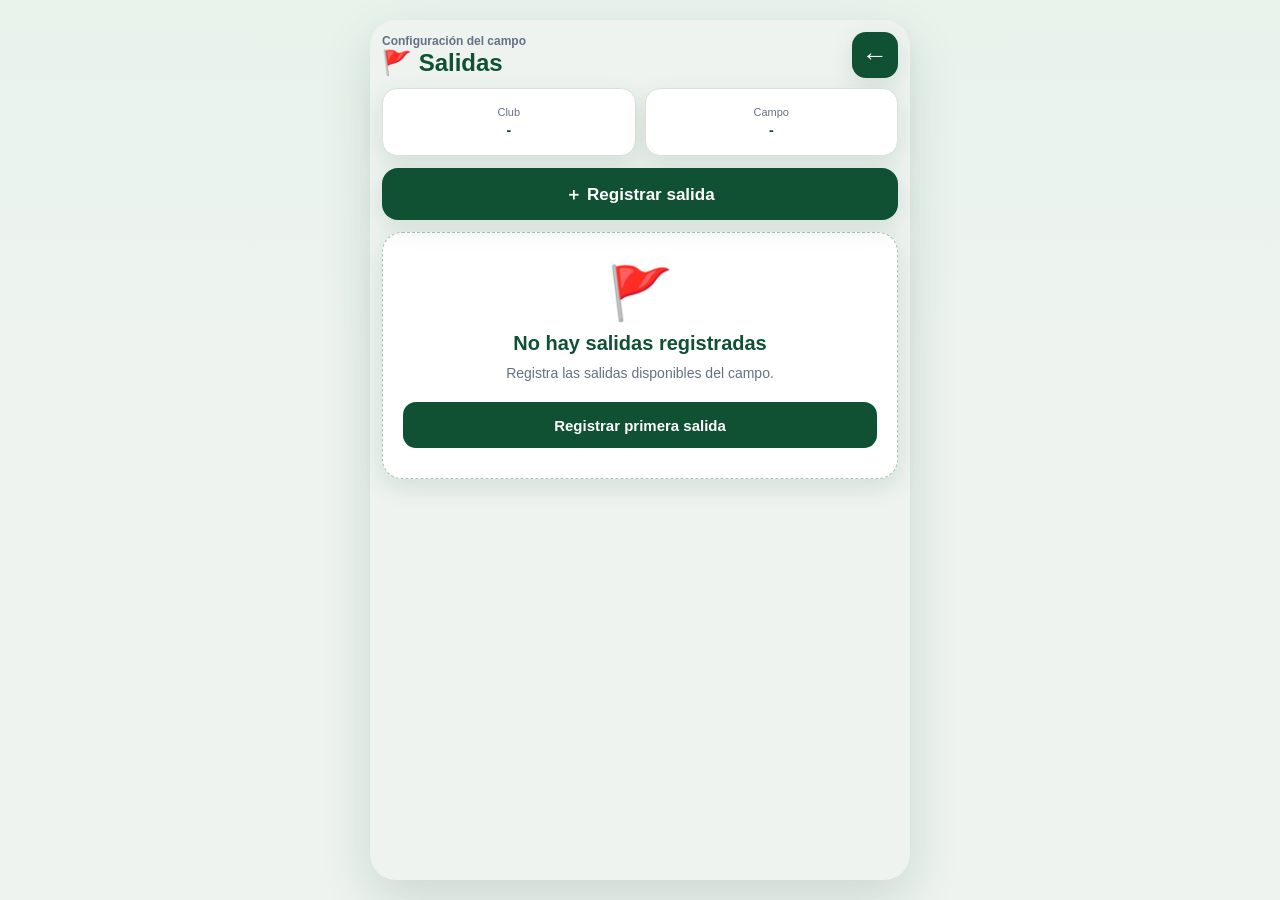
<file: salidas.html>
<!DOCTYPE html>
<html lang="es">
<head>
  <meta charset="UTF-8">

  <meta
    name="viewport"
    content="width=device-width, initial-scale=1.0"
  >

  <meta
    name="theme-color"
    content="#0f5132"
  >

  <title>Salidas del campo</title>

  <link rel="stylesheet" href="styles.css">
</head>

<body>

  <div class="app paginaSalidas">

    <header class="encabezadoApp">

      <div>
        <p class="nombreClub">
          Configuración del campo
        </p>

        <h1 id="nombreCampoSalidas">
          🚩 Salidas
        </h1>
      </div>

      <a
        href="administrar-club.html"
        class="btnRegresar"
        aria-label="Regresar"
      >
        ←
      </a>

    </header>


    <!-- INFORMACIÓN DEL CLUB Y CAMPO -->

    <section class="resumenClubAdministrado">

      <div>
        <span>Club</span>

        <strong id="nombreClubSalidas">
          -
        </strong>
      </div>

      <div>
        <span>Campo</span>

        <strong id="campoSeleccionadoSalidas">
          -
        </strong>
      </div>

    </section>


    <!-- BOTÓN NUEVA SALIDA -->

    <section class="accionesClubes">

      <button
        id="btnNuevaSalida"
        class="btnNuevoClub"
        type="button"
      >
        ＋ Registrar salida
      </button>

    </section>


    <!-- LISTADO DE SALIDAS -->

    <main>

      <div
        id="listaSalidas"
        class="listaSalidas"
      >
      </div>


      <section
        id="mensajeSinSalidas"
        class="mensajeSinRegistros"
      >

        <div class="iconoSinRegistros">
          🚩
        </div>

        <h2>
          No hay salidas registradas
        </h2>

        <p>
          Registra las salidas disponibles del campo.
        </p>

        <button
          id="btnPrimeraSalida"
          class="btnPrincipal"
          type="button"
        >
          Registrar primera salida
        </button>

      </section>

    </main>

  </div>


  <!-- MODAL REGISTRAR SALIDA -->

  <div
    id="modalSalida"
    class="modal oculto"
  >

    <div class="contenidoModal contenidoModalFormulario">

      <div class="encabezadoModal">

        <div>
          <p class="subtituloModal">
            Configuración
          </p>

          <h2 id="tituloModalSalida">
            Registrar salida
          </h2>
        </div>

        <button
          id="btnCerrarModalSalida"
          class="btnCerrarModal"
          type="button"
        >
          ×
        </button>

      </div>


      <form id="formularioSalida">

        <input
          id="salidaId"
          type="hidden"
        >


        <div class="grupoFormulario">

          <label for="nombreSalida">
            Nombre de la salida
          </label>

          <input
            id="nombreSalida"
            type="text"
            placeholder="Ejemplo: Blancas"
            maxlength="50"
            required
          >

        </div>


        <div class="grupoFormulario">

          <label for="colorSalida">
            Color
          </label>

          <select
            id="colorSalida"
            required
          >
            <option value="">Selecciona un color</option>
            <option value="negra">Negra</option>
            <option value="azul">Azul</option>
            <option value="blanca">Blanca</option>
            <option value="dorada">Dorada</option>
            <option value="roja">Roja</option>
            <option value="verde">Verde</option>
            <option value="amarilla">Amarilla</option>
            <option value="naranja">Naranja</option>
          </select>

        </div>


        <div class="grupoFormulario">

          <label for="ratingSalida">
            Course Rating
          </label>

          <input
            id="ratingSalida"
            type="number"
            min="50"
            max="90"
            step="0.1"
            placeholder="Ejemplo: 70.1"
            required
          >

        </div>


        <div class="grupoFormulario">

          <label for="slopeSalida">
            Slope Rating
          </label>

          <input
            id="slopeSalida"
            type="number"
            min="55"
            max="155"
            step="1"
            placeholder="Ejemplo: 125"
            required
          >

        </div>


        <div class="grupoFormulario">

          <label for="yardajeTotalSalida">
            Yardaje total
          </label>

          <input
            id="yardajeTotalSalida"
            type="number"
            min="1000"
            max="10000"
            step="1"
            placeholder="Ejemplo: 6450"
          >

        </div>


        <label class="controlActivo">

          <input
            id="salidaActiva"
            type="checkbox"
            checked
          >

          <span class="interruptor"></span>

          <span class="textoControlActivo">
            Salida activa
          </span>

        </label>


        <p
          id="mensajeErrorSalida"
          class="mensajeError oculto"
        ></p>


        <div class="accionesFormulario">

          <button
            id="btnCancelarSalida"
            class="btnSecundario"
            type="button"
          >
            Cancelar
          </button>

          <button
            class="btnPrincipal"
            type="submit"
          >
            💾 Guardar salida
          </button>

        </div>

      </form>

    </div>

  </div>


  <!-- CONFIRMAR ELIMINACIÓN -->

  <div
    id="modalEliminarSalida"
    class="modal oculto"
  >

    <div class="contenidoModal">

      <div class="iconoModal">
        ⚠️
      </div>

      <h2>
        Eliminar salida
      </h2>

      <p>
        ¿Seguro que deseas eliminar
        <strong id="nombreSalidaEliminar"></strong>?
      </p>

      <div class="accionesFormulario">

        <button
          id="btnCancelarEliminarSalida"
          class="btnSecundario"
          type="button"
        >
          Cancelar
        </button>

        <button
          id="btnConfirmarEliminarSalida"
          class="btnPeligro"
          type="button"
        >
          Eliminar
        </button>

      </div>

    </div>

  </div>


  <div
    id="notificacionSalida"
    class="notificacion oculto"
  ></div>


  <script src="./js/club.js"></script>
  <script src="./js/salidas.js"></script>

</body>
</html>
</file>
<file: styles.css>
/* =====================================================
   CONFIGURACIÓN GENERAL
===================================================== */

* {
  box-sizing: border-box;
  margin: 0;
  padding: 0;
}

:root {
  --verde-principal: #0f5132;
  --verde-secundario: #198754;
  --verde-claro: #dff3e8;
  --verde-seleccion: #c9f2d9;

  --fondo: #eef3ef;
  --blanco: #ffffff;

  --texto: #1f2937;
  --texto-suave: #667085;

  --borde: #d8e1dc;

  --azul: #2f6fed;
  --blanca: #f8f9fa;
  --dorada: #d5a928;
  --roja: #d9363e;
  --verde-salida: #2b9348;

  --sombra:
    0 8px 24px rgba(15, 81, 50, 0.12);

  --radio: 18px;
}

html {
  width: 100%;
  min-height: 100%;
  background: var(--fondo);
}

body {
  width: 100%;
  min-height: 100vh;

  font-family:
    Arial,
    Helvetica,
    sans-serif;

  background:
    linear-gradient(
      180deg,
      #e8f3ec 0%,
      var(--fondo) 40%,
      var(--fondo) 100%
    );

  color: var(--texto);

  overscroll-behavior: none;
  -webkit-tap-highlight-color: transparent;
}


/* =====================================================
   CONTENEDOR PRINCIPAL
===================================================== */

.app {
  width: 100%;
  max-width: 540px;
  min-height: 100vh;

  margin: 0 auto;
  padding:
    12px
    12px
    290px;

  position: relative;
}


/* =====================================================
   ENCABEZADO
===================================================== */

.encabezadoApp {
  width: 100%;

  display: flex;
  align-items: center;
  justify-content: space-between;
  gap: 12px;

  margin-bottom: 10px;
}

.nombreClub {
  font-size: 12px;
  font-weight: 700;
  color: var(--texto-suave);

  margin-bottom: 2px;
}

.encabezadoApp h1 {
  font-size: 24px;
  line-height: 1.1;
  color: var(--verde-principal);
}

.btnMenu {
  width: 46px;
  height: 46px;

  border: none;
  border-radius: 14px;

  background: var(--verde-principal);
  color: var(--blanco);

  font-size: 24px;
  cursor: pointer;

  box-shadow: var(--sombra);
}

.btnMenu:active {
  transform: scale(0.96);
}


/* =====================================================
   TARJETA DEL HOYO
===================================================== */

.tarjetaHoyo {
  background: var(--blanco);

  border: 1px solid var(--borde);
  border-radius: var(--radio);

  padding: 12px;

  box-shadow: var(--sombra);
}

.navegacionHoyo {
  display: grid;
  grid-template-columns: 48px 1fr 48px;
  align-items: center;
  gap: 8px;
}

.btnNavegacion {
  width: 46px;
  height: 46px;

  border: none;
  border-radius: 14px;

  background: var(--verde-principal);
  color: var(--blanco);

  font-size: 34px;
  line-height: 1;

  cursor: pointer;
}

.btnNavegacion:active {
  transform: scale(0.94);
}

.tituloHoyo {
  display: flex;
  justify-content: center;
  align-items: baseline;
  gap: 5px;

  color: var(--verde-principal);
}

.etiquetaHoyo {
  font-size: 18px;
  font-weight: 700;
}

#numeroHoyo {
  font-size: 32px;
}

#totalHoyos {
  font-size: 15px;
  color: var(--texto-suave);
}

.datosHoyo {
  display: grid;
  grid-template-columns: repeat(4, 1fr);
  gap: 6px;

  margin-top: 10px;
}

.datoHoyo {
  min-height: 58px;

  display: flex;
  flex-direction: column;
  justify-content: center;
  align-items: center;

  background: #f5f8f6;
  border: 1px solid var(--borde);
  border-radius: 12px;

  text-align: center;
}

.datoHoyo span {
  font-size: 11px;
  color: var(--texto-suave);
}

.datoHoyo strong {
  margin-top: 3px;
  font-size: 15px;
  color: var(--verde-principal);
}


/* =====================================================
   PROGRESO DE LOS HOYOS
===================================================== */

.progresoHoyos {
  margin-top: 10px;

  background: var(--blanco);
  border-radius: 14px;
  border: 1px solid var(--borde);

  padding: 8px;

  overflow: hidden;
}

.listaHoyos {
  display: flex;
  gap: 6px;

  overflow-x: auto;
  scrollbar-width: none;

  scroll-behavior: smooth;
}

.listaHoyos::-webkit-scrollbar {
  display: none;
}

.botonHoyo {
  min-width: 34px;
  height: 34px;

  border: 1px solid var(--borde);
  border-radius: 10px;

  background: #f7f9f8;
  color: var(--texto);

  font-size: 13px;
  font-weight: 700;

  cursor: pointer;
}

.botonHoyo.hoyoActual {
  background: var(--verde-principal);
  color: var(--blanco);
  border-color: var(--verde-principal);
}

.botonHoyo.hoyoCapturado {
  background: var(--verde-claro);
  color: var(--verde-principal);
  border-color: #9dd7b2;
}


/* =====================================================
   CONTENIDO PRINCIPAL
===================================================== */

.contenidoPrincipal {
  margin-top: 10px;
}


/* =====================================================
   TARJETA DE JUGADORES
===================================================== */

.tarjetaJugadores {
  background: var(--blanco);

  border-radius: var(--radio);
  border: 1px solid var(--borde);

  overflow: hidden;

  box-shadow: var(--sombra);
}

.encabezadosJugadores {
  display: grid;
  grid-template-columns:
    minmax(110px, 1.8fr)
    46px
    46px
    54px
    50px;

  align-items: center;
  gap: 2px;

  min-height: 38px;

  padding: 0 8px;

  background: var(--verde-principal);
  color: var(--blanco);

  font-size: 11px;
  font-weight: 700;
  text-align: center;
}

.columnaJugador {
  text-align: left;
}

.listaJugadores {
  display: flex;
  flex-direction: column;
}

.filaJugador {
  width: 100%;
  min-height: 47px;

  display: grid;
  grid-template-columns:
    minmax(110px, 1.8fr)
    46px
    46px
    54px
    50px;

  align-items: center;
  gap: 2px;

  padding: 5px 8px;

  border: none;
  border-bottom: 1px solid var(--borde);

  background: var(--blanco);
  color: var(--texto);

  font-size: 13px;
  text-align: center;

  cursor: pointer;
}

.filaJugador:last-child {
  border-bottom: none;
}

.filaJugador:nth-child(even) {
  background: #fafcfb;
}

.filaJugador:active {
  background: var(--verde-claro);
}

.filaJugador.jugadorSeleccionado {
  background: var(--verde-seleccion);
  box-shadow:
    inset 4px 0 0 var(--verde-principal);
}

.datosJugador {
  min-width: 0;

  display: flex;
  align-items: center;
  gap: 7px;

  text-align: left;
}

.nombreJugador {
  display: block;

  overflow: hidden;
  white-space: nowrap;
  text-overflow: ellipsis;

  font-weight: 700;
}

.colorSalida {
  width: 13px;
  height: 13px;
  min-width: 13px;

  display: inline-block;

  border-radius: 50%;
  border: 1px solid rgba(0, 0, 0, 0.22);

  box-shadow:
    0 1px 3px rgba(0, 0, 0, 0.18);
}

.salidaAzul {
  background: var(--azul);
}

.salidaBlanca {
  background: var(--blanca);
}

.salidaDorada {
  background: var(--dorada);
}

.salidaRoja {
  background: var(--roja);
}

.salidaVerde {
  background: var(--verde-salida);
}

.golpeHoyo {
  display: flex;
  align-items: center;
  justify-content: center;

  width: 36px;
  height: 34px;

  margin: auto;

  border-radius: 10px;

  background: #eff4f1;
  color: var(--verde-principal);

  font-size: 18px;
}

.jugadorSeleccionado .golpeHoyo {
  background: var(--verde-principal);
  color: var(--blanco);
}


/* =====================================================
   JUGADOR ACTIVO
===================================================== */

.jugadorActivo {
  display: flex;
  justify-content: space-between;
  align-items: center;
  gap: 12px;

  margin-top: 10px;
  padding: 10px 14px;

  background: var(--blanco);

  border-radius: 16px;
  border: 1px solid var(--borde);

  box-shadow: var(--sombra);
}

.jugadorActivo div:first-child {
  min-width: 0;
}

.jugadorActivo span {
  display: block;

  font-size: 11px;
  color: var(--texto-suave);

  margin-bottom: 2px;
}

#nombreJugadorActivo {
  display: block;

  overflow: hidden;
  white-space: nowrap;
  text-overflow: ellipsis;

  color: var(--verde-principal);
  font-size: 18px;
}

.scoreCapturado {
  min-width: 72px;

  display: flex;
  flex-direction: column;
  align-items: center;

  padding: 7px 12px;

  background: var(--verde-principal);
  border-radius: 12px;

  color: var(--blanco);
}

.scoreCapturado span {
  color: #dff3e8;
}

#numeroCapturado {
  font-size: 25px;
  line-height: 1;
}


/* =====================================================
   TECLADO FIJO
===================================================== */

.contenedorTeclado {
  width: 100%;
  max-width: 540px;

  position: fixed;
  left: 50%;
  bottom: 0;
  transform: translateX(-50%);

  z-index: 50;

  padding:
    10px
    12px
    calc(10px + env(safe-area-inset-bottom));

  background:
    linear-gradient(
      180deg,
      rgba(238, 243, 239, 0.15),
      rgba(238, 243, 239, 0.98) 14%,
      rgba(238, 243, 239, 1) 100%
    );

  backdrop-filter: blur(8px);
}

.tecladoNumerico {
  display: grid;
  grid-template-columns: repeat(3, 1fr);
  gap: 7px;

  padding: 9px;

  background: var(--blanco);

  border: 1px solid var(--borde);
  border-radius: 20px;

  box-shadow:
    0 -4px 24px rgba(15, 81, 50, 0.14);
}

.tecla {
  min-height: 48px;

  border: none;
  border-radius: 13px;

  background: #eef3ef;
  color: var(--verde-principal);

  font-size: 22px;
  font-weight: 800;

  cursor: pointer;
  touch-action: manipulation;

  box-shadow:
    inset 0 -2px 0 rgba(15, 81, 50, 0.08);
}

.tecla:active {
  transform: scale(0.95);
  background: var(--verde-claro);
}

.teclaAccion {
  background: #fff0dc;
  color: #b35d00;
}

.teclaConfirmar {
  background: var(--verde-secundario);
  color: var(--blanco);
}

.btnGuardarPartida {
  width: 100%;
  min-height: 46px;

  margin-top: 8px;

  border: none;
  border-radius: 14px;

  background: var(--verde-principal);
  color: var(--blanco);

  font-size: 16px;
  font-weight: 800;

  cursor: pointer;

  box-shadow: var(--sombra);
}

.btnGuardarPartida:active {
  transform: scale(0.98);
}


/* =====================================================
   MODAL
===================================================== */

.modal {
  position: fixed;
  inset: 0;

  z-index: 100;

  display: flex;
  align-items: center;
  justify-content: center;

  padding: 20px;

  background:
    rgba(12, 30, 21, 0.62);
}

.modal.oculto {
  display: none;
}

.contenidoModal {
  width: 100%;
  max-width: 340px;

  padding: 24px;

  background: var(--blanco);

  border-radius: 22px;

  text-align: center;

  box-shadow:
    0 20px 50px rgba(0, 0, 0, 0.25);
}

.iconoModal {
  font-size: 48px;
  margin-bottom: 8px;
}

.contenidoModal h2 {
  color: var(--verde-principal);
  margin-bottom: 8px;
}

.contenidoModal p {
  color: var(--texto-suave);
  line-height: 1.5;
}

.btnPrincipal {
  width: 100%;
  min-height: 46px;

  margin-top: 18px;

  border: none;
  border-radius: 13px;

  background: var(--verde-principal);
  color: var(--blanco);

  font-size: 16px;
  font-weight: 700;

  cursor: pointer;
}


/* =====================================================
   CELULARES MUY PEQUEÑOS
===================================================== */

@media (max-width: 390px) {

  .app {
    padding-left: 8px;
    padding-right: 8px;
  }

  .encabezadoApp h1 {
    font-size: 21px;
  }

  .datosHoyo {
    grid-template-columns: repeat(2, 1fr);
  }

  .encabezadosJugadores,
  .filaJugador {
    grid-template-columns:
      minmax(88px, 1.6fr)
      40px
      38px
      46px
      42px;

    padding-left: 5px;
    padding-right: 5px;

    font-size: 11px;
  }

  .filaJugador {
    min-height: 44px;
  }

  .nombreJugador {
    font-size: 12px;
  }

  .colorSalida {
    width: 11px;
    height: 11px;
    min-width: 11px;
  }

  .golpeHoyo {
    width: 31px;
    height: 31px;
    font-size: 16px;
  }

  .tecla {
    min-height: 45px;
  }
}


/* =====================================================
   TABLET Y COMPUTADORA
===================================================== */

@media (min-width: 700px) {

  body {
    padding: 20px 0;
  }

  .app {
    min-height: calc(100vh - 40px);

    border-radius: 26px;

    background: var(--fondo);

    box-shadow:
      0 18px 50px rgba(15, 81, 50, 0.16);
  }
}

/* =====================================================
   PÁGINA DE ADMINISTRACIÓN DE CLUBES
===================================================== */

.paginaClubes {
  padding-bottom: 40px;
}

.btnRegresar {
  width: 46px;
  height: 46px;

  display: flex;
  align-items: center;
  justify-content: center;

  border-radius: 14px;

  background: var(--verde-principal);
  color: var(--blanco);

  font-size: 26px;
  font-weight: 700;
  text-decoration: none;

  box-shadow: var(--sombra);
}

.btnRegresar:active {
  transform: scale(0.95);
}


/* =====================================================
   ACCIONES DE CLUBES
===================================================== */

.accionesClubes {
  margin-bottom: 12px;
}

.btnNuevoClub {
  width: 100%;
  min-height: 52px;

  border: none;
  border-radius: 16px;

  background: var(--verde-principal);
  color: var(--blanco);

  font-size: 17px;
  font-weight: 800;

  cursor: pointer;

  box-shadow: var(--sombra);
}

.btnNuevoClub:active {
  transform: scale(0.98);
  background: var(--verde-secundario);
}


/* =====================================================
   BUSCADOR DE CLUBES
===================================================== */

.buscadorClubes {
  padding: 14px;

  background: var(--blanco);

  border: 1px solid var(--borde);
  border-radius: 16px;

  box-shadow: var(--sombra);
}

.buscadorClubes label {
  display: block;

  margin-bottom: 7px;

  color: var(--texto);
  font-size: 13px;
  font-weight: 700;
}

.campoBusqueda {
  display: flex;
  align-items: center;
  gap: 8px;

  padding: 0 12px;

  background: #f5f8f6;

  border: 1px solid var(--borde);
  border-radius: 13px;
}

.campoBusqueda span {
  font-size: 17px;
}

.campoBusqueda input {
  width: 100%;
  min-height: 46px;

  border: none;
  outline: none;

  background: transparent;
  color: var(--texto);

  font-size: 15px;
}

.campoBusqueda input::placeholder {
  color: #98a2a0;
}


/* =====================================================
   RESUMEN DE CLUBES
===================================================== */

.resumenClubes {
  display: grid;
  grid-template-columns: repeat(2, 1fr);
  gap: 10px;

  margin-top: 12px;
}

.resumenClubes > div {
  min-height: 82px;

  display: flex;
  flex-direction: column;
  align-items: center;
  justify-content: center;

  padding: 10px;

  background: var(--blanco);

  border: 1px solid var(--borde);
  border-radius: 15px;

  text-align: center;

  box-shadow: var(--sombra);
}

.resumenClubes span {
  color: var(--texto-suave);
  font-size: 12px;
}

.resumenClubes strong {
  margin-top: 4px;

  color: var(--verde-principal);
  font-size: 27px;
}


/* =====================================================
   CONTENIDO Y LISTADO
===================================================== */

.contenidoClubes {
  margin-top: 12px;
}

.listaClubes {
  display: flex;
  flex-direction: column;
  gap: 10px;
}


/* =====================================================
   TARJETA INDIVIDUAL DEL CLUB
===================================================== */

.tarjetaClub {
  overflow: hidden;

  background: var(--blanco);

  border: 1px solid var(--borde);
  border-radius: 18px;

  box-shadow: var(--sombra);
}

.encabezadoTarjetaClub {
  display: flex;
  align-items: flex-start;
  justify-content: space-between;
  gap: 12px;

  padding: 15px;
}

.informacionClub {
  min-width: 0;

  display: flex;
  align-items: flex-start;
  gap: 11px;
}

.iconoClub {
  width: 46px;
  height: 46px;
  min-width: 46px;

  display: flex;
  align-items: center;
  justify-content: center;

  border-radius: 14px;

  background: var(--verde-claro);

  font-size: 25px;
}

.datosClub {
  min-width: 0;
}

.datosClub h3 {
  overflow: hidden;

  color: var(--verde-principal);

  font-size: 17px;
  line-height: 1.2;

  white-space: nowrap;
  text-overflow: ellipsis;
}

.ubicacionClub {
  margin-top: 5px;

  color: var(--texto-suave);

  font-size: 13px;
}

.direccionTarjetaClub {
  margin-top: 4px;

  color: var(--texto-suave);

  font-size: 12px;
  line-height: 1.4;
}

.estadoClub {
  display: inline-flex;
  align-items: center;
  justify-content: center;

  min-width: 64px;

  padding: 5px 9px;

  border-radius: 20px;

  font-size: 11px;
  font-weight: 800;
}

.estadoClub.activo {
  background: #dff3e8;
  color: #12633a;
}

.estadoClub.inactivo {
  background: #eceff1;
  color: #667085;
}


/* =====================================================
   INFORMACIÓN ADICIONAL DEL CLUB
===================================================== */

.resumenTarjetaClub {
  display: grid;
  grid-template-columns: repeat(3, 1fr);

  border-top: 1px solid var(--borde);
  border-bottom: 1px solid var(--borde);

  background: #f8faf9;
}

.resumenTarjetaClub > div {
  min-height: 58px;

  display: flex;
  flex-direction: column;
  align-items: center;
  justify-content: center;

  padding: 7px;

  border-right: 1px solid var(--borde);

  text-align: center;
}

.resumenTarjetaClub > div:last-child {
  border-right: none;
}

.resumenTarjetaClub span {
  color: var(--texto-suave);
  font-size: 10px;
}

.resumenTarjetaClub strong {
  margin-top: 2px;

  color: var(--verde-principal);
  font-size: 16px;
}


/* =====================================================
   BOTONES DE CADA CLUB
===================================================== */

.accionesTarjetaClub {
  display: grid;
  grid-template-columns: 1.3fr 1fr 46px;
  gap: 8px;

  padding: 11px;
}

.btnAdministrarClub,
.btnEditarClub,
.btnEliminarClub {
  min-height: 42px;

  border: none;
  border-radius: 12px;

  font-size: 13px;
  font-weight: 800;

  cursor: pointer;
}

.btnAdministrarClub {
  background: var(--verde-principal);
  color: var(--blanco);
}

.btnEditarClub {
  background: #e8f0ff;
  color: #2458a6;
}

.btnEliminarClub {
  background: #ffe6e6;
  color: #b42318;

  font-size: 18px;
}

.btnAdministrarClub:active,
.btnEditarClub:active,
.btnEliminarClub:active {
  transform: scale(0.96);
}


/* =====================================================
   MENSAJE SIN REGISTROS
===================================================== */

.mensajeSinRegistros {
  padding: 30px 20px;

  background: var(--blanco);

  border: 1px dashed #aac5b4;
  border-radius: 20px;

  text-align: center;

  box-shadow: var(--sombra);
}

.mensajeSinRegistros.oculto {
  display: none;
}

.iconoSinRegistros {
  font-size: 52px;

  margin-bottom: 8px;
}

.mensajeSinRegistros h2 {
  color: var(--verde-principal);

  font-size: 20px;
}

.mensajeSinRegistros p {
  margin-top: 8px;

  color: var(--texto-suave);

  font-size: 14px;
  line-height: 1.5;
}


/* =====================================================
   MODAL CON FORMULARIO
===================================================== */

.contenidoModalFormulario {
  max-height: 92vh;

  overflow-y: auto;

  text-align: left;
}

.encabezadoModal {
  display: flex;
  align-items: flex-start;
  justify-content: space-between;
  gap: 12px;

  margin-bottom: 18px;
}

.subtituloModal {
  margin-bottom: 2px;

  color: var(--texto-suave);

  font-size: 12px;
  font-weight: 700;
}

.encabezadoModal h2 {
  margin: 0;

  color: var(--verde-principal);
}

.btnCerrarModal {
  width: 38px;
  height: 38px;
  min-width: 38px;

  border: none;
  border-radius: 11px;

  background: #eef3ef;
  color: var(--verde-principal);

  font-size: 25px;

  cursor: pointer;
}

.btnCerrarModal:active {
  transform: scale(0.94);
}


/* =====================================================
   FORMULARIOS
===================================================== */

.grupoFormulario {
  margin-bottom: 14px;
}

.grupoFormulario label {
  display: block;

  margin-bottom: 6px;

  color: var(--texto);
  font-size: 13px;
  font-weight: 700;
}

.campoOpcional {
  margin-left: 4px;

  color: var(--texto-suave);

  font-size: 10px;
  font-weight: 400;
}

.grupoFormulario input,
.grupoFormulario select,
.grupoFormulario textarea {
  width: 100%;

  border: 1px solid var(--borde);
  border-radius: 12px;

  background: #f9fbfa;
  color: var(--texto);

  font-family: inherit;
  font-size: 15px;

  outline: none;
}

.grupoFormulario input,
.grupoFormulario select {
  min-height: 46px;

  padding: 0 12px;
}

.grupoFormulario textarea {
  min-height: 82px;

  padding: 11px 12px;

  resize: vertical;
}

.grupoFormulario input:focus,
.grupoFormulario select:focus,
.grupoFormulario textarea:focus {
  border-color: var(--verde-secundario);

  background: var(--blanco);

  box-shadow:
    0 0 0 3px rgba(25, 135, 84, 0.12);
}


/* =====================================================
   INTERRUPTOR ACTIVO / INACTIVO
===================================================== */

.controlActivo {
  display: flex;
  align-items: center;
  gap: 10px;

  margin: 5px 0 17px;

  cursor: pointer;
}

.controlActivo input {
  position: absolute;

  opacity: 0;
  pointer-events: none;
}

.interruptor {
  width: 46px;
  height: 25px;

  position: relative;

  display: inline-block;

  border-radius: 20px;

  background: #b8c1bd;

  transition: 0.2s;
}

.interruptor::after {
  content: "";

  width: 19px;
  height: 19px;

  position: absolute;
  top: 3px;
  left: 3px;

  border-radius: 50%;

  background: var(--blanco);

  box-shadow:
    0 2px 5px rgba(0, 0, 0, 0.2);

  transition: 0.2s;
}

.controlActivo input:checked + .interruptor {
  background: var(--verde-secundario);
}

.controlActivo input:checked + .interruptor::after {
  transform: translateX(21px);
}

.textoControlActivo {
  color: var(--texto);

  font-size: 14px;
  font-weight: 700;
}


/* =====================================================
   BOTONES DE FORMULARIO
===================================================== */

.accionesFormulario {
  display: grid;
  grid-template-columns: repeat(2, 1fr);
  gap: 10px;

  margin-top: 18px;
}

.btnPrincipal,
.btnSecundario,
.btnPeligro {
  min-height: 46px;

  border: none;
  border-radius: 13px;

  font-size: 15px;
  font-weight: 800;

  cursor: pointer;
}

.btnPrincipal {
  background: var(--verde-principal);
  color: var(--blanco);
}

.btnSecundario {
  background: #edf1ef;
  color: var(--texto);
}

.btnPeligro {
  background: #d92d20;
  color: var(--blanco);
}

.btnPrincipal:active,
.btnSecundario:active,
.btnPeligro:active {
  transform: scale(0.97);
}


/* =====================================================
   MENSAJES DE ERROR
===================================================== */

.mensajeError {
  margin-top: 10px;
  padding: 10px 12px;

  border: 1px solid #f6b7b2;
  border-radius: 11px;

  background: #fff1f0;
  color: #b42318;

  font-size: 13px;
  line-height: 1.4;
}

.mensajeError.oculto {
  display: none;
}


/* =====================================================
   MODAL DE ELIMINACIÓN
===================================================== */

.iconoAdvertencia {
  color: #d97706;
}

.advertenciaEliminar {
  margin-top: 10px;
  padding: 9px;

  border-radius: 10px;

  background: #fff5e6;
  color: #975a00;

  font-size: 12px;
}


/* =====================================================
   NOTIFICACIÓN FLOTANTE
===================================================== */

.notificacion {
  position: fixed;
  left: 50%;
  bottom: 22px;

  z-index: 200;

  width: calc(100% - 30px);
  max-width: 420px;

  padding: 13px 18px;

  border-radius: 13px;

  background: #163b29;
  color: var(--blanco);

  font-size: 14px;
  font-weight: 700;
  text-align: center;

  box-shadow:
    0 12px 30px rgba(0, 0, 0, 0.24);

  transform: translateX(-50%);
}

.notificacion.oculto {
  display: none;
}


/* =====================================================
   ELEMENTOS OCULTOS
===================================================== */

.oculto {
  display: none !important;
}


/* =====================================================
   CELULARES PEQUEÑOS
===================================================== */

@media (max-width: 390px) {

  .resumenClubes {
    gap: 7px;
  }

  .resumenClubes > div {
    min-height: 72px;
  }

  .accionesTarjetaClub {
    grid-template-columns: 1fr 1fr 42px;
    gap: 6px;

    padding: 8px;
  }

  .btnAdministrarClub,
  .btnEditarClub {
    font-size: 11px;
  }

  .contenidoModalFormulario {
    padding: 18px 15px;
  }

  .accionesFormulario {
    gap: 7px;
  }
}

/* =====================================================
   MENÚ DESPLEGABLE LATERAL
===================================================== */

body.menuAbierto {
  overflow: hidden;
}

.fondoMenu {
  position: fixed;
  inset: 0;

  z-index: 198;

  background: rgba(9, 30, 20, 0.55);

  opacity: 1;
  transition: opacity 0.25s ease;
}

.fondoMenu.oculto {
  display: block !important;

  opacity: 0;
  pointer-events: none;
}

.menuDesplegable {
  width: min(86%, 360px);
  height: 100vh;

  position: fixed;
  top: 0;
  right: 0;

  z-index: 199;

  display: flex;
  flex-direction: column;

  background: var(--blanco);

  box-shadow:
    -12px 0 35px rgba(0, 0, 0, 0.22);

  transform: translateX(105%);
  transition: transform 0.28s ease;
}

.menuDesplegable.menuVisible {
  transform: translateX(0);
}

.encabezadoMenu {
  min-height: 88px;

  display: flex;
  align-items: center;
  justify-content: space-between;
  gap: 12px;

  padding:
    calc(18px + env(safe-area-inset-top))
    18px
    18px;

  background:
    linear-gradient(
      135deg,
      var(--verde-principal),
      var(--verde-secundario)
    );

  color: var(--blanco);
}

.subtituloMenu {
  display: block;

  margin-bottom: 3px;

  color: #dff3e8;

  font-size: 11px;
  font-weight: 700;
}

.encabezadoMenu h2 {
  margin: 0;

  color: var(--blanco);

  font-size: 21px;
}

.btnCerrarMenu {
  width: 42px;
  height: 42px;
  min-width: 42px;

  border: none;
  border-radius: 13px;

  background: rgba(255, 255, 255, 0.16);
  color: var(--blanco);

  font-size: 28px;
  line-height: 1;

  cursor: pointer;
}

.btnCerrarMenu:active {
  transform: scale(0.94);
}

.contenidoMenu {
  flex: 1;

  display: flex;
  flex-direction: column;
  gap: 6px;

  padding: 14px;

  overflow-y: auto;
}

.opcionMenu {
  min-height: 64px;

  display: flex;
  align-items: center;
  gap: 12px;

  padding: 10px 12px;

  border: 1px solid transparent;
  border-radius: 15px;

  color: var(--texto);
  text-decoration: none;

  transition:
    background 0.15s,
    transform 0.15s;
}

.opcionMenu:hover {
  background: #f0f6f2;
}

.opcionMenu:active {
  transform: scale(0.98);
}

.opcionMenuActiva {
  background: var(--verde-claro);
  border-color: #acd7ba;
}

.iconoOpcionMenu {
  width: 42px;
  height: 42px;
  min-width: 42px;

  display: flex;
  align-items: center;
  justify-content: center;

  border-radius: 13px;

  background: #edf4ef;

  font-size: 22px;
}

.opcionMenuActiva .iconoOpcionMenu {
  background: var(--verde-principal);
}

.textoOpcionMenu {
  min-width: 0;

  display: flex;
  flex-direction: column;
  gap: 2px;
}

.textoOpcionMenu strong {
  color: var(--verde-principal);

  font-size: 15px;
}

.textoOpcionMenu small {
  overflow: hidden;

  color: var(--texto-suave);

  font-size: 11px;

  white-space: nowrap;
  text-overflow: ellipsis;
}

.pieMenu {
  display: flex;
  align-items: center;
  justify-content: space-between;
  gap: 10px;

  padding:
    14px
    18px
    calc(14px + env(safe-area-inset-bottom));

  border-top: 1px solid var(--borde);

  background: #f7faf8;
}

.pieMenu span {
  color: var(--verde-principal);

  font-size: 13px;
  font-weight: 800;
}

.pieMenu small {
  color: var(--texto-suave);

  font-size: 10px;
}


/* =====================================================
   MENÚ EN COMPUTADORA
===================================================== */

@media (min-width: 700px) {

  .menuDesplegable {
    right: max(
      0px,
      calc((100vw - 540px) / 2)
    );

    height: calc(100vh - 40px);

    top: 20px;

    border-radius: 22px 0 0 22px;

    overflow: hidden;
  }
}

/* =====================================================
   ADMINISTRAR CLUB Y CAMPOS
===================================================== */

.paginaAdministrarClub {
  padding-bottom: 35px;
}

.resumenClubAdministrado {
  display: grid;
  grid-template-columns: repeat(2, 1fr);
  gap: 9px;

  margin-bottom: 12px;
}

.resumenClubAdministrado > div {
  min-height: 68px;

  display: flex;
  flex-direction: column;
  align-items: center;
  justify-content: center;

  padding: 8px;

  background: var(--blanco);
  border: 1px solid var(--borde);
  border-radius: 15px;

  text-align: center;

  box-shadow: var(--sombra);
}

.resumenClubAdministrado span {
  color: var(--texto-suave);
  font-size: 11px;
}

.resumenClubAdministrado strong {
  margin-top: 4px;

  color: var(--verde-principal);
  font-size: 14px;
}

.seccionAdministracion {
  padding: 12px;

  background: var(--blanco);

  border: 1px solid var(--borde);
  border-radius: 18px;

  box-shadow: var(--sombra);
}

.encabezadoSeccionAdministracion {
  display: flex;
  align-items: center;
  justify-content: space-between;
  gap: 10px;

  margin-bottom: 12px;
}

.encabezadoSeccionAdministracion span {
  color: var(--texto-suave);
  font-size: 10px;
  font-weight: 700;
}

.encabezadoSeccionAdministracion h2 {
  color: var(--verde-principal);
  font-size: 19px;
}

.btnAgregarRegistro {
  min-height: 40px;

  padding: 0 14px;

  border: none;
  border-radius: 12px;

  background: var(--verde-principal);
  color: var(--blanco);

  font-weight: 800;
  cursor: pointer;
}

.listaCampos {
  display: flex;
  flex-direction: column;
  gap: 10px;
}

.tarjetaCampo {
  overflow: hidden;

  border: 1px solid var(--borde);
  border-radius: 16px;

  background: var(--blanco);
}

.encabezadoTarjetaCampo {
  display: flex;
  justify-content: space-between;
  gap: 10px;

  padding: 13px;
}

.etiquetaCampo {
  color: var(--texto-suave);
  font-size: 10px;
  font-weight: 700;
}

.encabezadoTarjetaCampo h3 {
  margin-top: 2px;

  color: var(--verde-principal);
  font-size: 17px;
}

.encabezadoTarjetaCampo p {
  margin-top: 5px;

  color: var(--texto-suave);
  font-size: 12px;
}

.resumenTarjetaCampo {
  display: grid;
  grid-template-columns: repeat(3, 1fr);

  background: #f7faf8;

  border-top: 1px solid var(--borde);
  border-bottom: 1px solid var(--borde);
}

.resumenTarjetaCampo > div {
  min-height: 64px;

  display: flex;
  flex-direction: column;
  align-items: center;
  justify-content: center;

  border-right: 1px solid var(--borde);
}

.resumenTarjetaCampo > div:last-child {
  border-right: none;
}

.resumenTarjetaCampo span,
.resumenTarjetaCampo small {
  color: var(--texto-suave);
  font-size: 9px;
}

.resumenTarjetaCampo strong {
  margin: 2px 0;

  color: var(--verde-principal);
  font-size: 17px;
}

.accionesCampo {
  display: grid;
  grid-template-columns: 1fr 1fr 44px;
  gap: 7px;

  padding: 9px;
}

.btnConfigurarSalidas,
.btnConfigurarHoyos,
.btnEditarCampo {
  min-height: 41px;

  border: none;
  border-radius: 11px;

  font-weight: 800;
  cursor: pointer;
}

.btnConfigurarSalidas {
  background: #fff3d6;
  color: #8a5a00;
}

.btnConfigurarHoyos {
  background: var(--verde-principal);
  color: var(--blanco);
}

.btnEditarCampo {
  background: #e8f0ff;
  color: #2458a6;
}

/* =====================================================
   PÁGINA DE SALIDAS
===================================================== */

.paginaSalidas {
  padding-bottom: 40px;
}

.listaSalidas {
  display: flex;
  flex-direction: column;
  gap: 10px;
}

.tarjetaSalida {
  overflow: hidden;

  background: var(--blanco);

  border: 1px solid var(--borde);
  border-radius: 17px;

  box-shadow: var(--sombra);
}

.encabezadoTarjetaSalida {
  display: flex;
  align-items: flex-start;
  justify-content: space-between;
  gap: 12px;

  padding: 14px;
}

.informacionSalida {
  min-width: 0;

  display: flex;
  align-items: center;
  gap: 11px;
}

.muestraColorSalida {
  width: 42px;
  height: 42px;
  min-width: 42px;

  display: block;

  border: 2px solid rgba(0, 0, 0, 0.17);
  border-radius: 50%;

  box-shadow:
    0 3px 8px rgba(0, 0, 0, 0.16);
}

.informacionSalida h3 {
  color: var(--verde-principal);
  font-size: 17px;
}

.informacionSalida p {
  margin-top: 3px;

  color: var(--texto-suave);

  font-size: 12px;
  text-transform: capitalize;
}

.resumenTarjetaSalida {
  display: grid;
  grid-template-columns: repeat(3, 1fr);

  background: #f8faf9;

  border-top: 1px solid var(--borde);
  border-bottom: 1px solid var(--borde);
}

.resumenTarjetaSalida > div {
  min-height: 60px;

  display: flex;
  flex-direction: column;
  align-items: center;
  justify-content: center;

  border-right: 1px solid var(--borde);
}

.resumenTarjetaSalida > div:last-child {
  border-right: none;
}

.resumenTarjetaSalida span {
  color: var(--texto-suave);
  font-size: 10px;
}

.resumenTarjetaSalida strong {
  margin-top: 3px;

  color: var(--verde-principal);
  font-size: 17px;
}

.accionesTarjetaSalida {
  display: grid;
  grid-template-columns: 1fr 46px;
  gap: 8px;

  padding: 10px;
}


/* COLORES DE SALIDAS */

.color-negra {
  background: #151515;
}

.color-azul {
  background: #2671d9;
}

.color-blanca {
  background: #ffffff;
}

.color-dorada {
  background: #d1a72c;
}

.color-roja {
  background: #d9363e;
}

.color-verde {
  background: #2b9348;
}

.color-amarilla {
  background: #f5d442;
}

.color-naranja {
  background: #ef7f1a;
}

/* =====================================================
   CONFIGURACIÓN DE HOYOS
===================================================== */

.paginaHoyos {
  padding-bottom: 45px;
}

.resumenConfiguracionHoyos {
  display: grid;
  grid-template-columns: repeat(3, 1fr);
  gap: 8px;

  margin-bottom: 11px;
}

.resumenConfiguracionHoyos > div {
  min-height: 68px;

  display: flex;
  flex-direction: column;
  align-items: center;
  justify-content: center;

  padding: 8px;

  background: var(--blanco);

  border: 1px solid var(--borde);
  border-radius: 14px;

  text-align: center;

  box-shadow: var(--sombra);
}

.resumenConfiguracionHoyos span {
  color: var(--texto-suave);
  font-size: 10px;
}

.resumenConfiguracionHoyos strong {
  margin-top: 4px;

  color: var(--verde-principal);
  font-size: 20px;
}


/* SELECTOR DE HOYOS */

.selectorHoyosConfiguracion {
  margin-bottom: 11px;
  padding: 12px;

  background: var(--blanco);

  border: 1px solid var(--borde);
  border-radius: 17px;

  box-shadow: var(--sombra);
}

.encabezadoSelectorHoyos {
  display: flex;
  align-items: center;
  justify-content: space-between;
  gap: 10px;

  margin-bottom: 10px;
}

.encabezadoSelectorHoyos span {
  color: var(--texto-suave);
  font-size: 10px;
}

.encabezadoSelectorHoyos h2 {
  color: var(--verde-principal);
  font-size: 17px;
}

#indicadorHoyoActual {
  padding: 7px 11px;

  border-radius: 20px;

  background: var(--verde-principal);
  color: var(--blanco);

  font-size: 12px;
}

.listaBotonesHoyos {
  display: grid;
  grid-template-columns: repeat(9, 1fr);
  gap: 5px;
}

.botonConfigurarHoyo {
  min-width: 0;
  height: 34px;

  border: 1px solid var(--borde);
  border-radius: 9px;

  background: #f3f6f4;
  color: var(--texto);

  font-size: 12px;
  font-weight: 800;

  cursor: pointer;
}

.botonConfigurarHoyo.hoyoGuardado {
  background: #dff3e8;
  color: var(--verde-principal);
  border-color: #9ed0ae;
}

.botonConfigurarHoyo.hoyoSeleccionado {
  background: var(--verde-principal);
  color: var(--blanco);
  border-color: var(--verde-principal);
}


/* FORMULARIO DEL HOYO */

.tarjetaConfiguracionHoyo {
  padding: 13px;

  background: var(--blanco);

  border: 1px solid var(--borde);
  border-radius: 18px;

  box-shadow: var(--sombra);
}

.encabezadoFormularioHoyo {
  display: grid;
  grid-template-columns: 1fr 1.3fr;
  gap: 10px;

  margin-bottom: 15px;
}

.numeroGrandeHoyo {
  min-height: 82px;

  display: flex;
  flex-direction: column;
  align-items: center;
  justify-content: center;

  border-radius: 15px;

  background: var(--verde-principal);
  color: var(--blanco);
}

.numeroGrandeHoyo span {
  color: #dff3e8;
  font-size: 11px;
}

.numeroGrandeHoyo strong {
  font-size: 37px;
  line-height: 1;
}

.grupoParHoyo {
  display: flex;
  flex-direction: column;
  justify-content: center;
}

.grupoParHoyo label {
  margin-bottom: 6px;

  color: var(--texto);
  font-size: 12px;
  font-weight: 800;
}

.grupoParHoyo select {
  width: 100%;
  min-height: 48px;

  padding: 0 10px;

  border: 1px solid var(--borde);
  border-radius: 12px;

  background: #f8faf9;
  color: var(--texto);

  font-size: 15px;
  font-weight: 700;
}


/* SALIDAS DENTRO DEL HOYO */

.tituloDatosSalidas {
  margin-bottom: 9px;
}

.tituloDatosSalidas span {
  color: var(--texto-suave);
  font-size: 10px;
}

.tituloDatosSalidas h2 {
  color: var(--verde-principal);
  font-size: 17px;
}

.contenedorSalidasHoyo {
  display: flex;
  flex-direction: column;
  gap: 9px;
}

.tarjetaSalidaHoyo {
  padding: 10px;

  border: 1px solid var(--borde);
  border-radius: 14px;

  background: #f8faf9;
}

.encabezadoSalidaHoyo {
  display: flex;
  align-items: center;
  gap: 9px;

  margin-bottom: 9px;
}

.encabezadoSalidaHoyo .muestraColorSalida {
  width: 30px;
  height: 30px;
  min-width: 30px;
}

.encabezadoSalidaHoyo span {
  display: block;

  color: var(--texto-suave);
  font-size: 9px;
}

.encabezadoSalidaHoyo strong {
  color: var(--verde-principal);
  font-size: 14px;
}

.camposSalidaHoyo {
  display: grid;
  grid-template-columns: 1.4fr 1fr;
  gap: 8px;
}

.grupoDatoSalidaHoyo label {
  display: block;

  margin-bottom: 5px;

  color: var(--texto);
  font-size: 11px;
  font-weight: 700;
}

.grupoDatoSalidaHoyo input {
  width: 100%;
  min-height: 43px;

  padding: 0 10px;

  border: 1px solid var(--borde);
  border-radius: 11px;

  background: var(--blanco);
  color: var(--texto);

  font-size: 15px;
  font-weight: 700;

  outline: none;
}

.grupoDatoSalidaHoyo input:focus {
  border-color: var(--verde-secundario);

  box-shadow:
    0 0 0 3px rgba(25, 135, 84, 0.12);
}

.inputConUnidad {
  position: relative;
}

.inputConUnidad input {
  padding-right: 38px;
}

.inputConUnidad span {
  position: absolute;
  top: 50%;
  right: 10px;

  color: var(--texto-suave);

  font-size: 11px;
  font-weight: 700;

  transform: translateY(-50%);
}

.mensajeSinSalidasHoyo {
  padding: 15px;

  border-radius: 13px;

  background: #fff5df;

  text-align: center;
}

.mensajeSinSalidasHoyo p {
  color: #8a5a00;
  font-size: 13px;
}

.btnIrSalidas {
  display: inline-flex;

  margin-top: 10px;
  padding: 10px 15px;

  border-radius: 11px;

  background: var(--verde-principal);
  color: var(--blanco);

  font-size: 13px;
  font-weight: 800;
  text-decoration: none;
}


/* BOTONES DEL HOYO */

.accionesHoyo {
  display: grid;
  grid-template-columns: 1fr 1.35fr 1fr;
  gap: 7px;

  margin-top: 15px;
}

.accionesHoyo button {
  min-width: 0;

  padding: 0 6px;

  font-size: 12px;
}

.accionesHoyo button:disabled {
  opacity: 0.4;
  cursor: not-allowed;
}


/* RESUMEN DE HOYOS */

.resumenHoyosGuardados {
  margin-top: 12px;
  padding: 12px;

  background: var(--blanco);

  border: 1px solid var(--borde);
  border-radius: 18px;

  box-shadow: var(--sombra);
}

.encabezadoResumenHoyos {
  margin-bottom: 9px;
}

.encabezadoResumenHoyos span {
  color: var(--texto-suave);
  font-size: 10px;
}

.encabezadoResumenHoyos h2 {
  color: var(--verde-principal);
  font-size: 17px;
}

.tablaResumenHoyos {
  overflow-x: auto;
}

.filaResumenHoyo {
  width: 100%;
  min-width: max-content;

  display: grid;
  grid-template-columns:
    42px
    42px
    repeat(
      var(--columnas-salidas),
      minmax(66px, 1fr)
    );

  align-items: center;

  border: none;
  border-bottom: 1px solid var(--borde);

  background: var(--blanco);
  color: var(--texto);

  text-align: center;
}

.filaResumenHoyo > span,
.filaResumenHoyo > strong {
  min-height: 45px;

  display: flex;
  align-items: center;
  justify-content: center;

  padding: 4px;

  border-right: 1px solid var(--borde);

  font-size: 11px;
}

.encabezadoResumenHoyo {
  background: var(--verde-principal);
  color: var(--blanco);

  font-weight: 800;
}

.datoResumenSalida {
  flex-direction: column;
}

.datoResumenSalida strong {
  color: var(--verde-principal);
  font-size: 11px;
}

.datoResumenSalida small {
  color: var(--texto-suave);
  font-size: 9px;
}

.mensajeTablaVacia {
  padding: 18px;

  color: var(--texto-suave);

  font-size: 13px;
  text-align: center;
}


/* CELULARES PEQUEÑOS */

@media (max-width: 390px) {

  .listaBotonesHoyos {
    grid-template-columns: repeat(6, 1fr);
  }

  .accionesHoyo {
    grid-template-columns: 1fr 1fr;
  }

  #btnGuardarHoyo {
    grid-column: 1 / -1;
    grid-row: 1;
  }
}

/* =====================================================
   PÁGINA DE JUGADORES
===================================================== */

.paginaJugadores {
  padding-bottom: 40px;
}

.resumenJugadores {
  display: grid;
  grid-template-columns: repeat(3, 1fr);
  gap: 8px;

  margin-top: 12px;
}

.resumenJugadores > div {
  min-height: 76px;

  display: flex;
  flex-direction: column;
  align-items: center;
  justify-content: center;

  padding: 8px;

  background: var(--blanco);

  border: 1px solid var(--borde);
  border-radius: 15px;

  text-align: center;

  box-shadow: var(--sombra);
}

.resumenJugadores span {
  color: var(--texto-suave);

  font-size: 10px;
}

.resumenJugadores strong {
  margin-top: 4px;

  color: var(--verde-principal);

  font-size: 21px;
}

.contenidoJugadores {
  margin-top: 12px;
}

.listaJugadoresRegistrados {
  display: flex;
  flex-direction: column;
  gap: 10px;
}


/* =====================================================
   TARJETA DEL JUGADOR
===================================================== */

.tarjetaJugadorRegistrado {
  overflow: hidden;

  background: var(--blanco);

  border: 1px solid var(--borde);
  border-radius: 18px;

  box-shadow: var(--sombra);
}

.encabezadoTarjetaJugador {
  padding: 14px;
}

.informacionJugadorRegistrado {
  min-width: 0;

  display: flex;
  align-items: center;
  gap: 11px;
}

.avatarJugador {
  width: 48px;
  height: 48px;
  min-width: 48px;

  display: flex;
  align-items: center;
  justify-content: center;

  border-radius: 50%;

  background:
    linear-gradient(
      135deg,
      var(--verde-principal),
      var(--verde-secundario)
    );

  color: var(--blanco);

  font-size: 17px;
  font-weight: 900;

  box-shadow:
    0 4px 10px rgba(15, 81, 50, 0.2);
}

.datosJugadorRegistrado {
  min-width: 0;
  flex: 1;
}

.nombreYEstadoJugador {
  display: flex;
  align-items: center;
  justify-content: space-between;
  gap: 8px;
}

.nombreYEstadoJugador h3 {
  overflow: hidden;

  color: var(--verde-principal);

  font-size: 18px;

  white-space: nowrap;
  text-overflow: ellipsis;
}

.nombreCompletoJugador {
  margin-top: 3px;

  overflow: hidden;

  color: var(--texto);

  font-size: 13px;

  white-space: nowrap;
  text-overflow: ellipsis;
}

.clubJugadorTarjeta {
  margin-top: 4px;

  overflow: hidden;

  color: var(--texto-suave);

  font-size: 11px;

  white-space: nowrap;
  text-overflow: ellipsis;
}


/* =====================================================
   RESUMEN DEL JUGADOR
===================================================== */

.resumenTarjetaJugador {
  display: grid;
  grid-template-columns: repeat(3, 1fr);

  background: #f7faf8;

  border-top: 1px solid var(--borde);
  border-bottom: 1px solid var(--borde);
}

.resumenTarjetaJugador > div {
  min-height: 65px;

  display: flex;
  flex-direction: column;
  align-items: center;
  justify-content: center;

  padding: 6px;

  border-right: 1px solid var(--borde);

  text-align: center;
}

.resumenTarjetaJugador > div:last-child {
  border-right: none;
}

.resumenTarjetaJugador span {
  color: var(--texto-suave);

  font-size: 9px;
}

.resumenTarjetaJugador strong {
  margin-top: 4px;

  color: var(--verde-principal);

  font-size: 14px;
}

.salidaJugadorResumen {
  display: flex;
  align-items: center;
  justify-content: center;
  gap: 5px;
}

.puntoSalidaJugador {
  width: 12px;
  height: 12px;
  min-width: 12px;

  display: inline-block;

  border: 1px solid rgba(0, 0, 0, 0.22);
  border-radius: 50%;
}


/* =====================================================
   DETALLES DEL JUGADOR
===================================================== */

.detalleJugadorTarjeta {
  padding: 10px 13px;

  background: var(--blanco);
}

.detalleJugadorTarjeta p {
  display: flex;
  justify-content: space-between;
  gap: 10px;

  padding: 5px 0;

  border-bottom: 1px dashed var(--borde);
}

.detalleJugadorTarjeta p:last-child {
  border-bottom: none;
}

.detalleJugadorTarjeta span {
  color: var(--texto-suave);

  font-size: 10px;
}

.detalleJugadorTarjeta strong {
  max-width: 65%;

  overflow: hidden;

  color: var(--texto);

  font-size: 11px;
  text-align: right;

  white-space: nowrap;
  text-overflow: ellipsis;
}


/* =====================================================
   ACCIONES
===================================================== */

.accionesTarjetaJugador {
  display: grid;
  grid-template-columns: 1fr 46px;
  gap: 8px;

  padding: 10px;

  border-top: 1px solid var(--borde);
}


/* =====================================================
   FORMULARIO
===================================================== */

.filaFormularioDoble {
  display: grid;
  grid-template-columns: 1fr 1fr;
  gap: 10px;
}

.ayudaFormulario {
  display: block;

  margin-top: 5px;

  color: var(--texto-suave);

  font-size: 10px;
  line-height: 1.4;
}


/* =====================================================
   CELULARES PEQUEÑOS
===================================================== */

@media (max-width: 390px) {

  .resumenJugadores {
    gap: 6px;
  }

  .resumenJugadores > div {
    min-height: 68px;

    padding: 5px;
  }

  .resumenJugadores strong {
    font-size: 18px;
  }

  .filaFormularioDoble {
    grid-template-columns: 1fr;
    gap: 0;
  }

  .avatarJugador {
    width: 43px;
    height: 43px;
    min-width: 43px;

    font-size: 15px;
  }

  .nombreYEstadoJugador h3 {
    font-size: 16px;
  }
}

/* =====================================================
   NUEVA PARTIDA
===================================================== */

.paginaNuevaPartida {
  padding-bottom: 45px;
}

.tarjetaConfiguracionPartida {
  margin-bottom: 12px;
  padding: 14px;

  background: var(--blanco);

  border: 1px solid var(--borde);
  border-radius: 18px;

  box-shadow: var(--sombra);
}

.tituloSeccionPartida {
  margin-bottom: 13px;
}

.tituloSeccionPartida span {
  color: var(--texto-suave);
  font-size: 10px;
  font-weight: 700;
}

.tituloSeccionPartida h2 {
  margin-top: 2px;

  color: var(--verde-principal);
  font-size: 19px;
}


/* =====================================================
   SELECTOR DE 9 O 18 HOYOS
===================================================== */

.selectorCantidadHoyos {
  display: grid;
  grid-template-columns: repeat(2, 1fr);
  gap: 9px;
}

.opcionCantidadHoyos {
  cursor: pointer;
}

.opcionCantidadHoyos input {
  position: absolute;
  opacity: 0;
  pointer-events: none;
}

.opcionCantidadHoyos span {
  min-height: 70px;

  display: flex;
  flex-direction: column;
  align-items: center;
  justify-content: center;

  border: 2px solid var(--borde);
  border-radius: 15px;

  background: #f8faf9;
}

.opcionCantidadHoyos strong {
  color: var(--verde-principal);
  font-size: 25px;
}

.opcionCantidadHoyos small {
  margin-top: 2px;

  color: var(--texto-suave);
  font-size: 11px;
}

.opcionCantidadHoyos input:checked + span {
  border-color: var(--verde-principal);
  background: var(--verde-claro);

  box-shadow:
    inset 0 0 0 1px var(--verde-principal);
}

.opcionCantidadHoyos input:disabled + span {
  opacity: 0.45;
  cursor: not-allowed;
}


/* =====================================================
   RESUMEN DEL CAMPO
===================================================== */

.resumenCampoPartida {
  display: grid;
  grid-template-columns: repeat(3, 1fr);
  gap: 7px;

  margin-top: 12px;
}

.resumenCampoPartida > div {
  min-height: 63px;

  display: flex;
  flex-direction: column;
  align-items: center;
  justify-content: center;

  padding: 7px;

  border-radius: 13px;

  background: #f2f7f4;
  border: 1px solid var(--borde);

  text-align: center;
}

.resumenCampoPartida span {
  color: var(--texto-suave);
  font-size: 9px;
}

.resumenCampoPartida strong {
  margin-top: 4px;

  color: var(--verde-principal);
  font-size: 16px;
}


/* =====================================================
   JUGADORES DISPONIBLES
===================================================== */

.encabezadoJugadoresPartida {
  display: flex;
  align-items: flex-start;
  justify-content: space-between;
  gap: 10px;
}

.contadorSeleccionados {
  min-width: 68px;
  min-height: 42px;

  display: flex;
  align-items: center;
  justify-content: center;

  padding: 7px 10px;

  border-radius: 13px;

  background: var(--verde-principal);
  color: var(--blanco);
}

.contadorSeleccionados strong {
  font-size: 20px;
}

.contadorSeleccionados span {
  margin-left: 3px;

  color: #dff3e8;
  font-size: 12px;
}

.listaJugadoresPartida {
  display: grid;
  grid-template-columns: repeat(2, 1fr);
  gap: 8px;

  margin-top: 12px;
}

.tarjetaSeleccionJugador {
  min-width: 0;
  min-height: 78px;

  display: grid;
  grid-template-columns: 38px 1fr 28px;
  align-items: center;
  gap: 7px;

  padding: 9px;

  border: 1px solid var(--borde);
  border-radius: 14px;

  background: #f8faf9;
  color: var(--texto);

  text-align: left;
  cursor: pointer;
}

.tarjetaSeleccionJugador.seleccionado {
  border-color: var(--verde-principal);
  background: var(--verde-claro);

  box-shadow:
    inset 4px 0 0 var(--verde-principal);
}

.avatarSeleccionJugador {
  width: 36px;
  height: 36px;

  display: flex;
  align-items: center;
  justify-content: center;

  border-radius: 50%;

  background: var(--verde-principal);
  color: var(--blanco);

  font-size: 12px;
  font-weight: 900;
}

.datosSeleccionJugador {
  min-width: 0;

  display: flex;
  flex-direction: column;
}

.datosSeleccionJugador strong,
.datosSeleccionJugador small {
  overflow: hidden;
  white-space: nowrap;
  text-overflow: ellipsis;
}

.datosSeleccionJugador strong {
  color: var(--verde-principal);
  font-size: 13px;
}

.datosSeleccionJugador small {
  margin-top: 2px;

  color: var(--texto-suave);
  font-size: 9px;
}

.marcaSeleccionJugador {
  width: 26px;
  height: 26px;

  display: flex;
  align-items: center;
  justify-content: center;

  border-radius: 50%;

  background: #e7eeea;
  color: var(--verde-principal);

  font-size: 17px;
  font-weight: 900;
}

.tarjetaSeleccionJugador.seleccionado
.marcaSeleccionJugador {
  background: var(--verde-principal);
  color: var(--blanco);
}


/* =====================================================
   JUGADORES ELEGIDOS
===================================================== */

.explicacionPartida {
  margin: -5px 0 12px;

  color: var(--texto-suave);
  font-size: 11px;
  line-height: 1.4;
}

.listaJugadoresElegidos {
  display: flex;
  flex-direction: column;
  gap: 9px;
}

.tarjetaJugadorElegido {
  padding: 10px;

  border: 1px solid var(--borde);
  border-radius: 15px;

  background: #f8faf9;
}

.cabeceraJugadorElegido {
  display: grid;
  grid-template-columns: 34px 1fr 34px;
  align-items: center;
  gap: 8px;

  padding-bottom: 9px;

  border-bottom: 1px solid var(--borde);
}

.numeroOrdenJugador {
  width: 31px;
  height: 31px;

  display: flex;
  align-items: center;
  justify-content: center;

  border-radius: 10px;

  background: var(--verde-principal);
  color: var(--blanco);

  font-weight: 900;
}

.nombreJugadorElegido {
  min-width: 0;

  display: flex;
  flex-direction: column;
}

.nombreJugadorElegido strong,
.nombreJugadorElegido small {
  overflow: hidden;
  white-space: nowrap;
  text-overflow: ellipsis;
}

.nombreJugadorElegido strong {
  color: var(--verde-principal);
  font-size: 14px;
}

.nombreJugadorElegido small {
  margin-top: 2px;

  color: var(--texto-suave);
  font-size: 10px;
}

.btnQuitarJugador {
  width: 32px;
  height: 32px;

  border: none;
  border-radius: 10px;

  background: #ffe5e3;
  color: #b42318;

  font-size: 20px;
  cursor: pointer;
}

.configuracionJugadorElegido {
  margin-top: 10px;
}

.configuracionJugadorElegido
.grupoFormulario {
  margin-bottom: 10px;
}

.opcionOrganizador {
  display: flex;
  align-items: center;
  gap: 8px;

  padding: 9px;

  border-radius: 11px;

  background: var(--blanco);
  border: 1px solid var(--borde);

  color: var(--texto);
  font-size: 11px;
  font-weight: 700;

  cursor: pointer;
}

.opcionOrganizador input {
  width: 17px;
  height: 17px;

  accent-color: var(--verde-principal);
}


/* =====================================================
   MENSAJES Y RESUMEN FINAL
===================================================== */

.mensajePartidaVacio {
  margin-top: 12px;
  padding: 16px;

  border-radius: 13px;

  background: #f4f6f5;
  color: var(--texto-suave);

  font-size: 12px;
  text-align: center;
}

.resumenFinalPartida {
  margin-bottom: 12px;
  padding: 12px;

  border-radius: 17px;

  background: #163b29;
  color: var(--blanco);

  box-shadow: var(--sombra);
}

.resumenFinalPartida > div {
  display: flex;
  align-items: center;
  justify-content: space-between;
  gap: 12px;

  padding: 7px 0;

  border-bottom:
    1px solid rgba(255, 255, 255, 0.14);
}

.resumenFinalPartida > div:last-child {
  border-bottom: none;
}

.resumenFinalPartida span {
  color: #cfe5d7;
  font-size: 10px;
}

.resumenFinalPartida strong {
  max-width: 65%;

  overflow: hidden;

  color: var(--blanco);
  font-size: 11px;
  text-align: right;

  white-space: nowrap;
  text-overflow: ellipsis;
}

.btnCrearPartida {
  width: 100%;
  min-height: 54px;

  border: none;
  border-radius: 16px;

  background: var(--verde-principal);
  color: var(--blanco);

  font-size: 17px;
  font-weight: 900;

  cursor: pointer;

  box-shadow: var(--sombra);
}

.btnCrearPartida:active {
  transform: scale(0.98);
}


/* =====================================================
   CELULARES PEQUEÑOS
===================================================== */

@media (max-width: 390px) {

  .listaJugadoresPartida {
    grid-template-columns: 1fr;
  }

  .tarjetaSeleccionJugador {
    min-height: 68px;
  }

  .resumenCampoPartida {
    gap: 5px;
  }
}

/* =====================================================
   MENSAJE SIN PARTIDA EN EL MARCADOR
===================================================== */

.mensajeSinPartidaMarcador {
  padding: 28px 18px;

  text-align: center;

  background: var(--blanco);
}

.mensajeSinPartidaMarcador > div {
  font-size: 50px;
}

.mensajeSinPartidaMarcador h2 {
  margin-top: 8px;

  color: var(--verde-principal);
  font-size: 19px;
}

.mensajeSinPartidaMarcador p {
  margin-top: 7px;

  color: var(--texto-suave);
  font-size: 13px;
  line-height: 1.5;
}

.btnIrNuevaPartida {
  display: inline-flex;

  margin-top: 15px;
  padding: 12px 18px;

  border-radius: 13px;

  background: var(--verde-principal);
  color: var(--blanco);

  font-size: 14px;
  font-weight: 800;
  text-decoration: none;
}

/* =====================================================
   PARTIDAS GUARDADAS
===================================================== */

.paginaPartidas {
  padding-bottom: 90px;
}

.resumenPartidas {
  display: grid;
  grid-template-columns: repeat(3, 1fr);
  gap: 8px;

  margin-bottom: 12px;
}

.tarjetaResumenPartida {
  min-height: 75px;

  display: flex;
  flex-direction: column;
  align-items: center;
  justify-content: center;

  padding: 10px;

  border: 1px solid var(--borde);
  border-radius: 15px;

  background: var(--blanco);

  box-shadow: var(--sombra);
}

.tarjetaResumenPartida span {
  color: var(--texto-suave);
  font-size: 10px;
}

.tarjetaResumenPartida strong {
  margin-top: 4px;

  color: var(--verde-principal);
  font-size: 24px;
}


/* =====================================================
   FILTROS
===================================================== */

.panelFiltrosPartidas {
  margin-bottom: 12px;
  padding: 12px;

  border: 1px solid var(--borde);
  border-radius: 16px;

  background: var(--blanco);

  box-shadow: var(--sombra);
}

.filtrosEstadoPartida {
  display: grid;
  grid-template-columns: repeat(3, 1fr);
  gap: 6px;

  margin-top: 10px;
}

.btnFiltroPartida {
  min-height: 38px;

  border: 1px solid var(--borde);
  border-radius: 11px;

  background: #f5f7f6;
  color: var(--texto-suave);

  font-size: 11px;
  font-weight: 700;

  cursor: pointer;
}

.btnFiltroPartida.activo {
  border-color: var(--verde-principal);

  background: var(--verde-principal);
  color: var(--blanco);
}


/* =====================================================
   TARJETAS DE PARTIDAS
===================================================== */

.listaPartidas {
  display: flex;
  flex-direction: column;
  gap: 12px;
}

.tarjetaPartidaGuardada {
  padding: 14px;

  border: 1px solid var(--borde);
  border-radius: 18px;

  background: var(--blanco);

  box-shadow: var(--sombra);
}

.cabeceraPartidaGuardada {
  display: grid;
  grid-template-columns: 1fr 38px;
  align-items: start;
  gap: 10px;
}

.datosPrincipalesPartida {
  min-width: 0;
}

.datosPrincipalesPartida h2 {
  margin: 7px 0 3px;

  overflow: hidden;

  color: var(--verde-principal);
  font-size: 18px;

  white-space: nowrap;
  text-overflow: ellipsis;
}

.datosPrincipalesPartida p {
  overflow: hidden;

  color: var(--texto-suave);
  font-size: 11px;

  white-space: nowrap;
  text-overflow: ellipsis;
}

.etiquetaEstadoPartida {
  display: inline-flex;

  padding: 5px 9px;

  border-radius: 20px;

  font-size: 9px;
  font-weight: 900;
  text-transform: uppercase;
}

.estadoEnCurso {
  background: #fff2cc;
  color: #805500;
}

.estadoFinalizada {
  background: #dff3e8;
  color: #146c43;
}

.btnEliminarPartidaTarjeta {
  width: 36px;
  height: 36px;

  border: none;
  border-radius: 11px;

  background: #ffe7e5;

  cursor: pointer;
}


/* =====================================================
   DATOS
===================================================== */

.datosPartidaGuardada {
  display: grid;
  grid-template-columns: repeat(4, 1fr);
  gap: 6px;

  margin-top: 13px;
}

.datosPartidaGuardada > div {
  min-width: 0;

  padding: 8px 5px;

  border-radius: 11px;

  background: #f3f7f5;

  text-align: center;
}

.datosPartidaGuardada span {
  display: block;

  color: var(--texto-suave);
  font-size: 8px;
}

.datosPartidaGuardada strong {
  display: block;

  margin-top: 3px;

  overflow: hidden;

  color: var(--verde-principal);
  font-size: 11px;

  white-space: nowrap;
  text-overflow: ellipsis;
}

.jugadoresPartidaGuardada {
  display: flex;
  align-items: center;
  gap: 8px;

  margin-top: 10px;
  padding: 9px;

  border-radius: 11px;

  background: #f8faf9;
}

.jugadoresPartidaGuardada p {
  overflow: hidden;

  color: var(--texto-suave);
  font-size: 10px;

  white-space: nowrap;
  text-overflow: ellipsis;
}


/* =====================================================
   PROGRESO
===================================================== */

.progresoPartidaGuardada {
  margin-top: 11px;
}

.textoProgresoPartida {
  display: flex;
  align-items: center;
  justify-content: space-between;

  margin-bottom: 5px;
}

.textoProgresoPartida span {
  color: var(--texto-suave);
  font-size: 9px;
}

.textoProgresoPartida strong {
  color: var(--verde-principal);
  font-size: 11px;
}

.barraProgresoPartida {
  height: 8px;

  overflow: hidden;

  border-radius: 20px;

  background: #e6ece8;
}

.rellenoProgresoPartida {
  height: 100%;

  border-radius: 20px;

  background: var(--verde-principal);

  transition: width 0.3s ease;
}

.progresoPartidaGuardada small {
  display: block;

  margin-top: 4px;

  color: var(--texto-suave);
  font-size: 8px;
}


/* =====================================================
   ACCIONES
===================================================== */

.accionesPartidaGuardada {
  display: grid;
  grid-template-columns: 1fr 1fr;
  gap: 7px;

  margin-top: 12px;
}

.btnAccionPartida {
  min-height: 42px;

  border: none;
  border-radius: 12px;

  font-size: 11px;
  font-weight: 800;

  cursor: pointer;
}

.btnContinuarPartida,
.btnVerResultados {
  background: var(--verde-principal);
  color: var(--blanco);
}

.btnDetallePartida {
  border: 1px solid var(--borde);

  background: #f4f7f5;
  color: var(--verde-principal);
}


/* =====================================================
   SIN PARTIDAS
===================================================== */

.mensajeSinPartidas {
  padding: 35px 20px;

  border: 1px solid var(--borde);
  border-radius: 18px;

  background: var(--blanco);

  text-align: center;

  box-shadow: var(--sombra);
}

.iconoSinPartidas {
  font-size: 48px;
}

.mensajeSinPartidas h2 {
  margin-top: 9px;

  color: var(--verde-principal);
  font-size: 19px;
}

.mensajeSinPartidas p {
  margin-top: 7px;

  color: var(--texto-suave);
  font-size: 12px;
  line-height: 1.5;
}

.btnNuevaPartidaVacia {
  display: inline-flex;

  margin-top: 16px;
  padding: 12px 17px;

  border-radius: 13px;

  background: var(--verde-principal);
  color: var(--blanco);

  font-size: 12px;
  font-weight: 800;
  text-decoration: none;
}


/* =====================================================
   BOTÓN FLOTANTE
===================================================== */

.btnFlotanteNuevaPartida {
  position: fixed;
  right: 18px;
  bottom: 18px;

  width: 56px;
  height: 56px;

  display: flex;
  align-items: center;
  justify-content: center;

  border-radius: 50%;

  background: var(--verde-principal);
  color: var(--blanco);

  font-size: 31px;
  font-weight: 700;
  text-decoration: none;

  box-shadow:
    0 8px 22px rgba(0, 0, 0, 0.22);
}


/* =====================================================
   MODAL ELIMINAR
===================================================== */

.accionesModalPartida {
  display: grid;
  grid-template-columns: 1fr 1fr;
  gap: 8px;

  margin-top: 17px;
}

.btnSecundario,
.btnEliminar {
  min-height: 43px;

  border: none;
  border-radius: 12px;

  font-weight: 800;

  cursor: pointer;
}

.btnSecundario {
  background: #edf1ef;
  color: var(--texto);
}

.btnEliminar {
  background: #c62828;
  color: var(--blanco);
}


/* =====================================================
   CELULARES PEQUEÑOS
===================================================== */

@media (max-width: 390px) {

  .datosPartidaGuardada {
    grid-template-columns: repeat(2, 1fr);
  }

  .filtrosEstadoPartida {
    grid-template-columns: 1fr;
  }
}

/* =====================================================
   MODAL DETALLE DE PARTIDA
===================================================== */

.detallePartidaModal {
  width: min(96%, 1000px);
  max-height: 90vh;

  padding: 15px;

  overflow-y: auto;

  text-align: left;
}

.encabezadoDetallePartida {
  display: flex;
  align-items: flex-start;
  justify-content: space-between;
  gap: 12px;

  margin-bottom: 14px;
}

.subtituloDetallePartida {
  color: var(--texto-suave);
  font-size: 10px;
  font-weight: 800;
  text-transform: uppercase;
}

.encabezadoDetallePartida h2 {
  margin-top: 3px;

  color: var(--verde-principal);
  font-size: 20px;
}

.encabezadoDetallePartida p {
  margin-top: 4px;

  color: var(--texto-suave);
  font-size: 11px;
}

.btnCerrarDetallePartida {
  width: 37px;
  height: 37px;

  flex-shrink: 0;

  border: none;
  border-radius: 11px;

  background: #edf1ef;
  color: var(--texto);

  font-size: 22px;
  cursor: pointer;
}


/* =====================================================
   DATOS GENERALES DEL DETALLE
===================================================== */

.datosGeneralesDetalle {
  display: grid;
  grid-template-columns: repeat(4, 1fr);
  gap: 7px;

  margin-bottom: 14px;
}

.datosGeneralesDetalle > div {
  padding: 9px 6px;

  border-radius: 11px;

  background: #f3f7f5;

  text-align: center;
}

.datosGeneralesDetalle span {
  display: block;

  color: var(--texto-suave);
  font-size: 8px;
}

.datosGeneralesDetalle strong {
  display: block;

  margin-top: 3px;

  color: var(--verde-principal);
  font-size: 11px;
}


/* =====================================================
   TABLA DE DETALLE
===================================================== */

.contenedorTablaDetallePartida {
  width: 100%;

  overflow-x: auto;

  border: 1px solid var(--borde);
  border-radius: 13px;
}

.tablaDetallePartida {
  width: max-content;
  min-width: 100%;

  border-collapse: collapse;

  background: var(--blanco);

  font-size: 10px;
}

.tablaDetallePartida th,
.tablaDetallePartida td {
  min-width: 42px;

  padding: 8px 6px;

  border-right: 1px solid var(--borde);
  border-bottom: 1px solid var(--borde);

  text-align: center;
}

.tablaDetallePartida thead th {
  position: sticky;
  top: 0;
  z-index: 3;

  background: var(--verde-principal);
  color: var(--blanco);

  font-weight: 900;
}

.tablaDetallePartida .filaParDetalle {
  top: 32px;

  background: #dfece4;
  color: var(--verde-principal);
}

.columnaFijaJugadorDetalle {
  position: sticky;
  left: 0;
  z-index: 2;

  min-width: 120px !important;
  max-width: 120px;

  background: #f8faf9;

  text-align: left !important;
}

.tablaDetallePartida thead
.columnaFijaJugadorDetalle {
  z-index: 5;

  background: var(--verde-principal);
  color: var(--blanco);
}

.tablaDetallePartida thead
.filaParDetalle.columnaFijaJugadorDetalle {
  background: #dfece4;
  color: var(--verde-principal);
}

.columnaFijaJugadorDetalle strong {
  display: block;

  overflow: hidden;

  color: var(--verde-principal);

  white-space: nowrap;
  text-overflow: ellipsis;
}

.tablaDetallePartida thead
.columnaFijaJugadorDetalle strong {
  color: var(--blanco);
}

.columnaFijaJugadorDetalle small {
  display: block;

  margin-top: 2px;

  overflow: hidden;

  color: var(--texto-suave);
  font-size: 8px;

  white-space: nowrap;
  text-overflow: ellipsis;
}

.totalJugadorDetalle {
  color: var(--verde-principal);
  font-weight: 900;
}


/* =====================================================
   COLORES DE RESULTADOS
===================================================== */

.resultadoEagle {
  background: #d9e8ff;
  color: #174ea6;
  font-weight: 900;
}

.resultadoBirdie {
  background: #dff3e8;
  color: #146c43;
  font-weight: 900;
}

.resultadoPar {
  background: #f3f5f4;
  color: var(--texto);
  font-weight: 800;
}

.resultadoBogey {
  background: #fff1cc;
  color: #805500;
  font-weight: 900;
}

.resultadoDobleBogey {
  background: #ffe3e0;
  color: #b42318;
  font-weight: 900;
}

.resultadoBajoPar {
  color: #146c43;
  font-weight: 900;
}

.resultadoSobrePar {
  color: #b42318;
  font-weight: 900;
}


/* =====================================================
   BOTÓN CERRAR INFERIOR
===================================================== */

.btnCerrarDetalleInferior {
  width: 100%;

  margin-top: 14px;
}


/* =====================================================
   RESPONSIVO
===================================================== */

@media (max-width: 520px) {

  .datosGeneralesDetalle {
    grid-template-columns: repeat(2, 1fr);
  }

  .detallePartidaModal {
    width: 97%;
    padding: 12px;
  }
}

.accionesDetallePartida {
  display: grid;
  grid-template-columns: 1fr 1fr;
  gap: 8px;

  margin-top: 14px;
}

.btnCompartirDetallePartida {
  min-height: 45px;

  border: none;
  border-radius: 12px;

  background: #e5f1ea;
  color: var(--verde-principal);

  font-size: 12px;
  font-weight: 800;

  cursor: pointer;
}

.btnCerrarDetalleInferior {
  width: 100%;
  margin-top: 0;
}

@media (max-width: 420px) {
  .accionesDetallePartida {
    grid-template-columns: 1fr;
  }
}

.btnFinalizarPartida {
  width: 100%;
  min-height: 48px;

  margin-top: 10px;

  border: none;
  border-radius: 14px;

  background: #b8860b;
  color: white;

  font-size: 13px;
  font-weight: 800;

  cursor: pointer;
}

/* BOTONES INFERIORES */

.accionesPartida {
  display: grid;
  grid-template-columns: 1fr 1fr;
  gap: 10px;

  margin-top: 12px;
}

.btnGuardarPartida,
.btnFinalizarPartida {
  width: 100%;
  min-height: 52px;

  border: none;
  border-radius: 14px;

  font-size: 14px;
  font-weight: 700;

  cursor: pointer;
}

.btnGuardarPartida {
  background: var(--verde-principal);
  color: white;
}

.btnFinalizarPartida {
  background: #b8860b;
  color: white;
}

@media (max-width:480px){

  .accionesPartida{
    gap:8px;
  }

  .btnGuardarPartida,
  .btnFinalizarPartida{
    min-height:48px;
    font-size:13px;
  }

}
</file>
